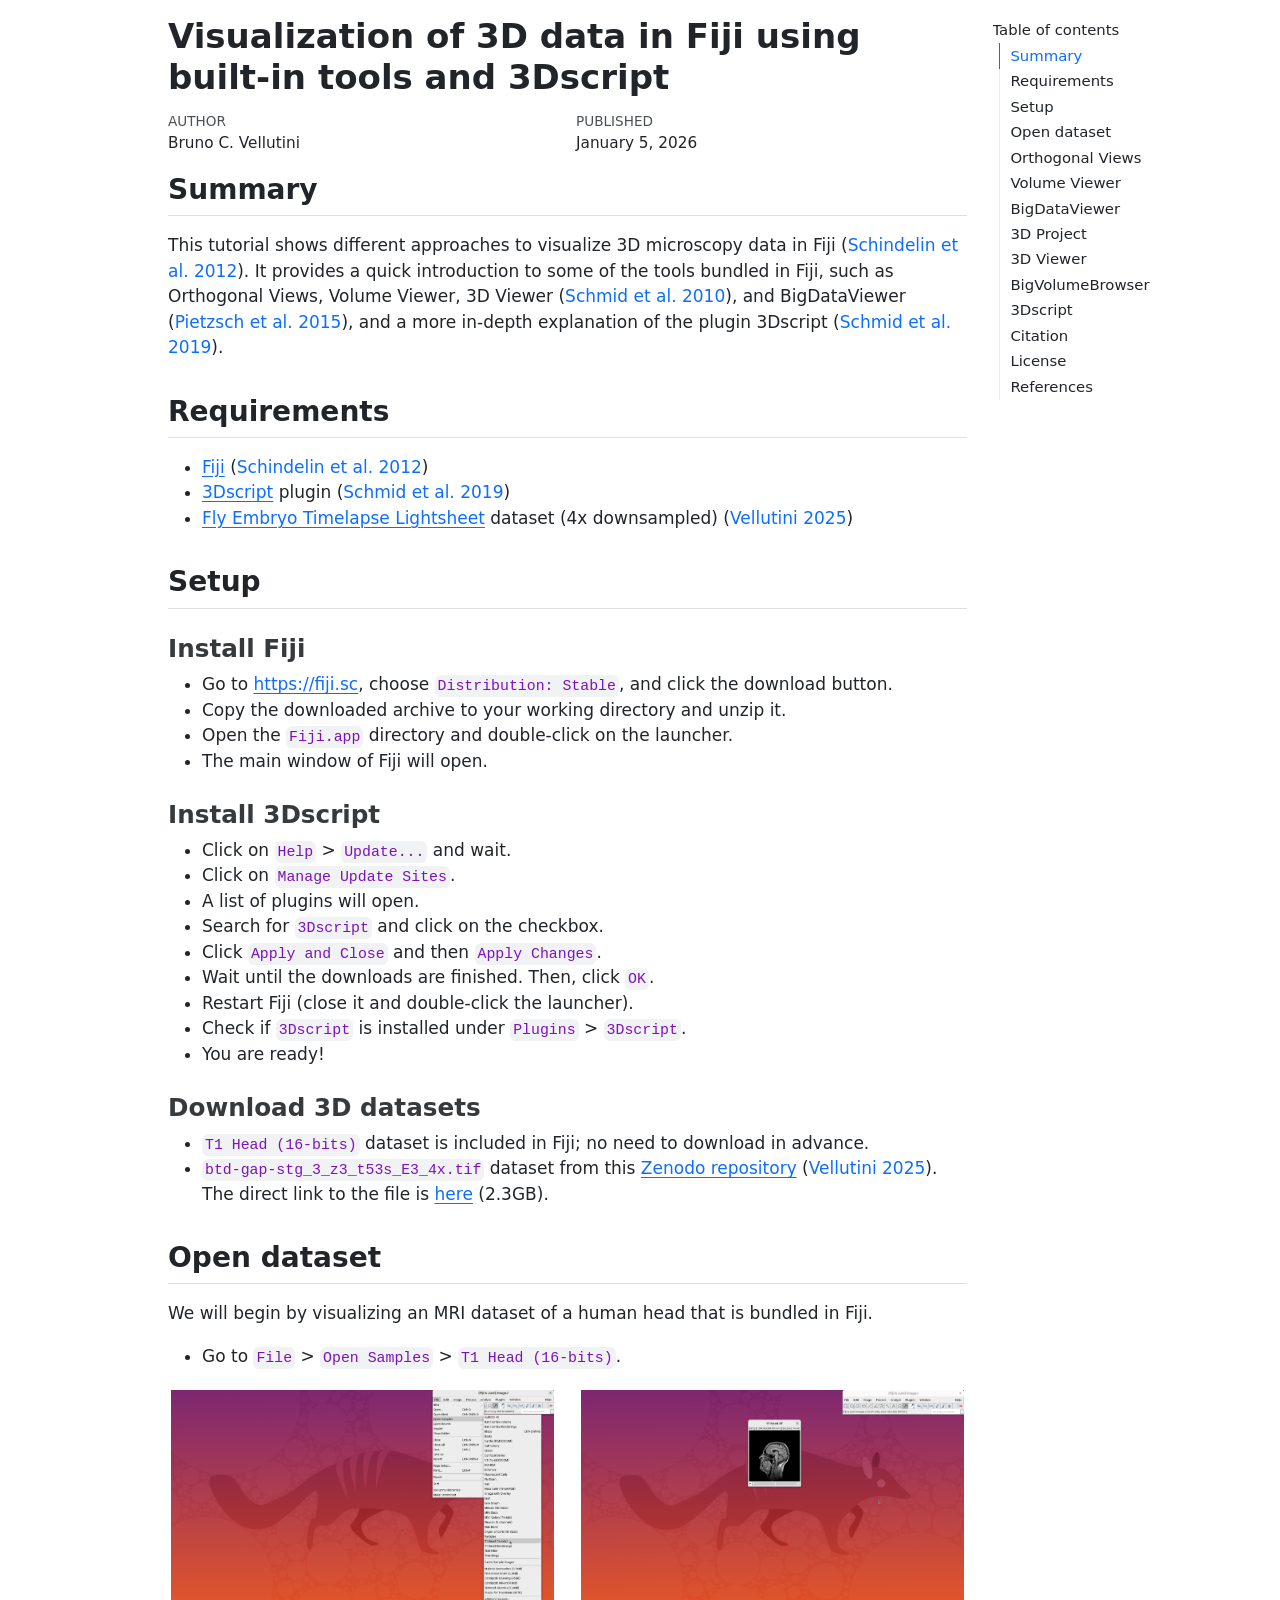
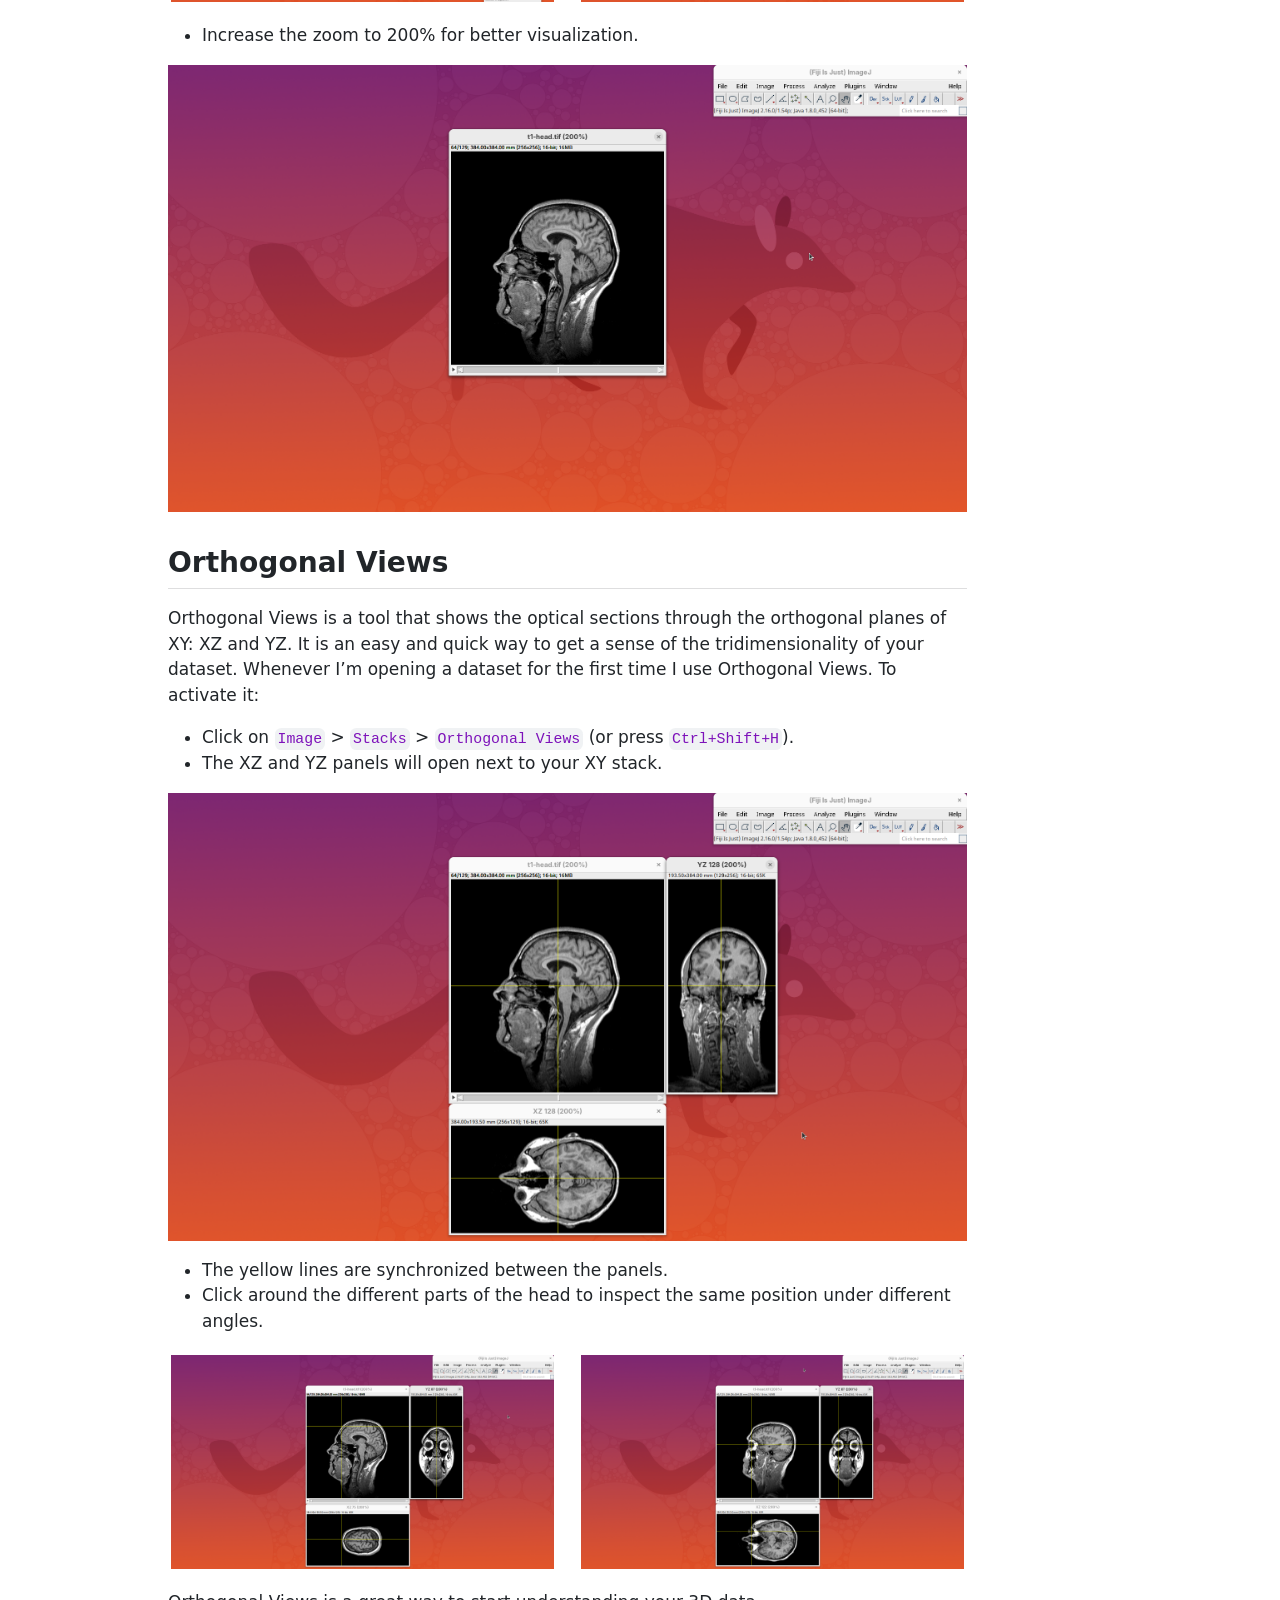
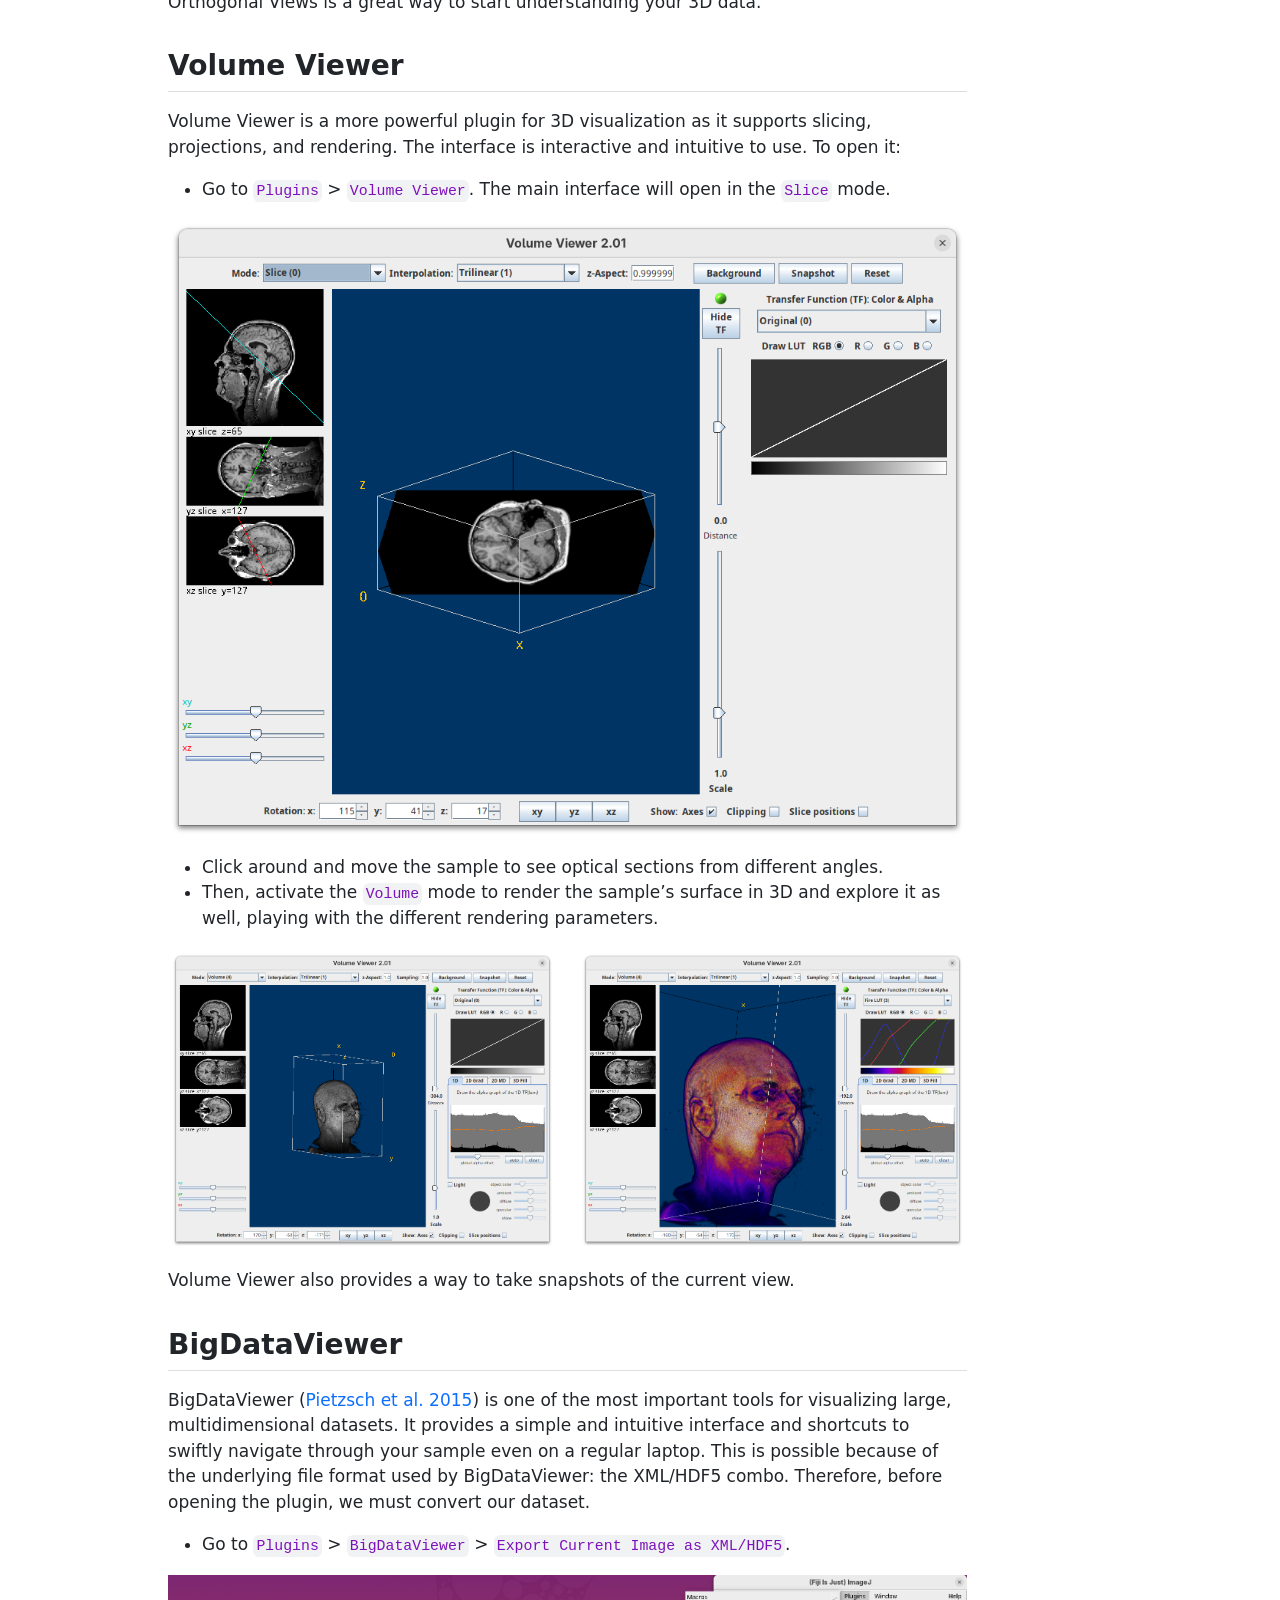
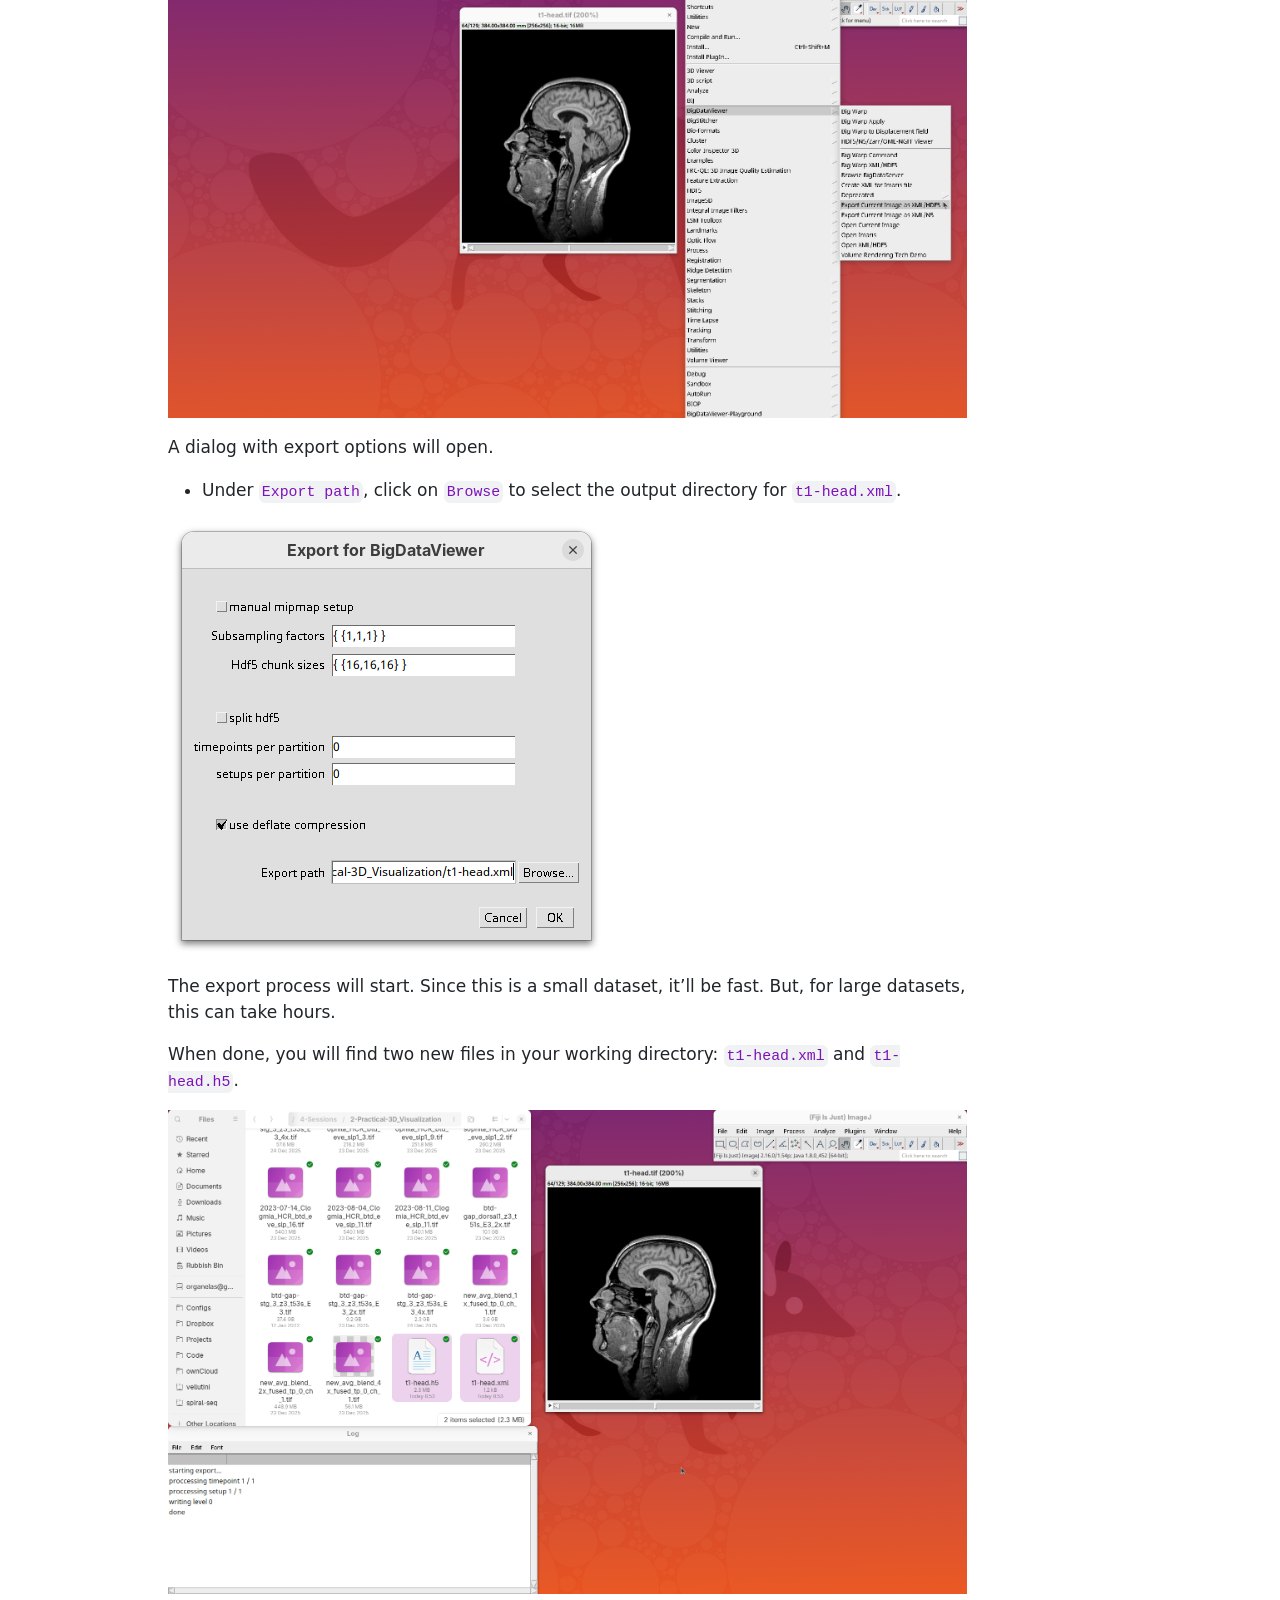
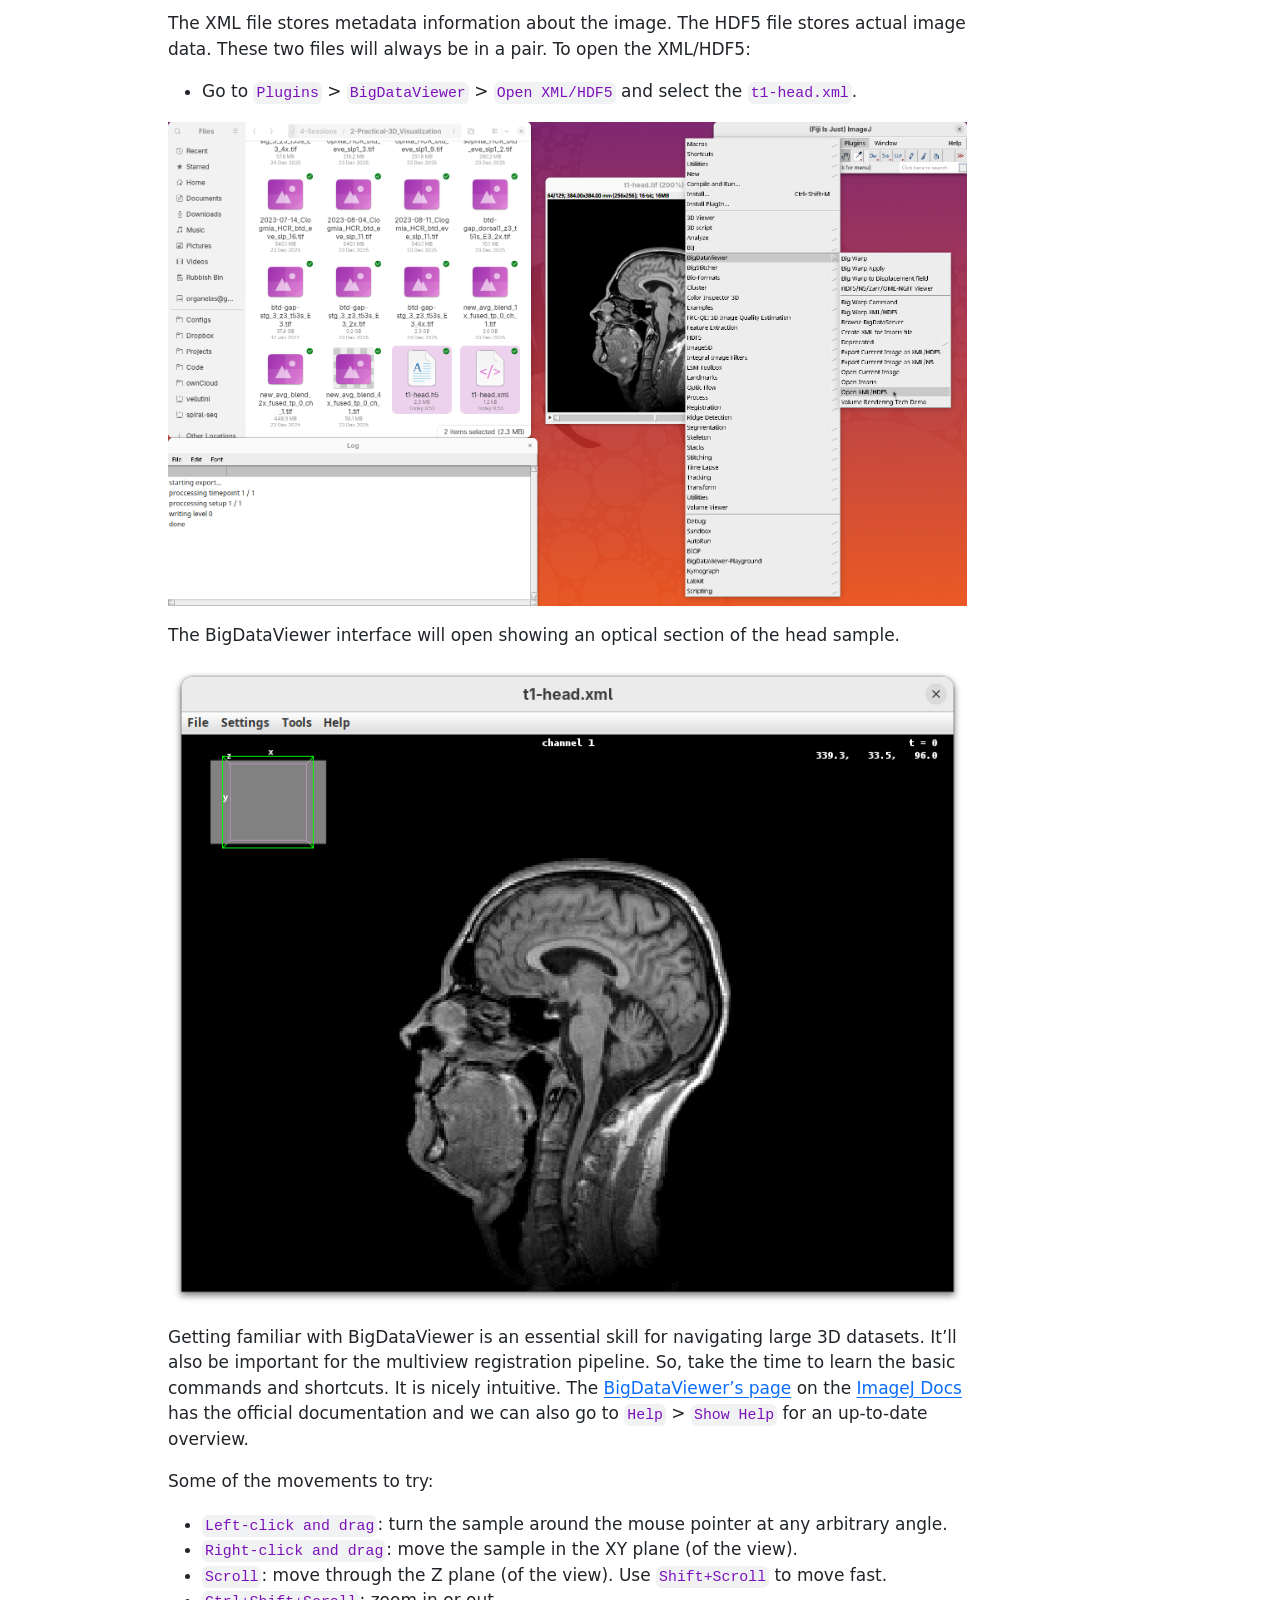
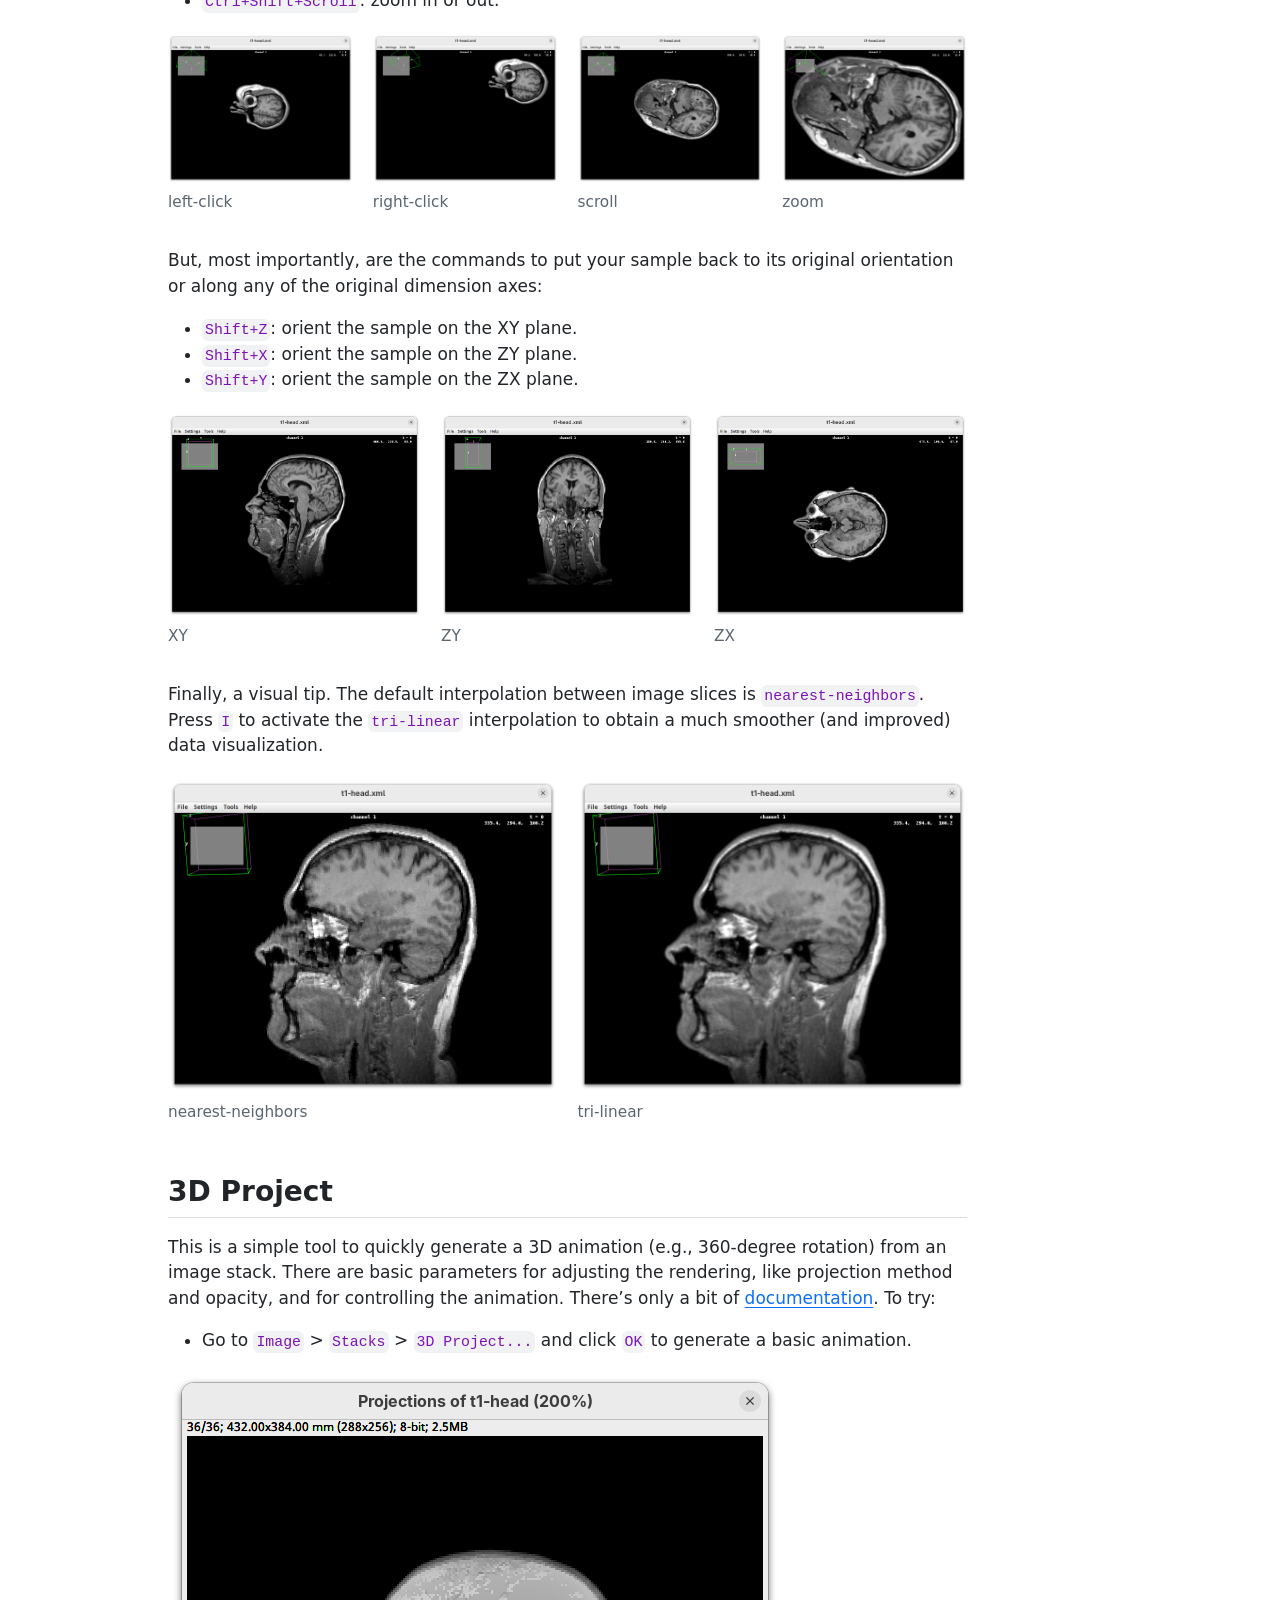
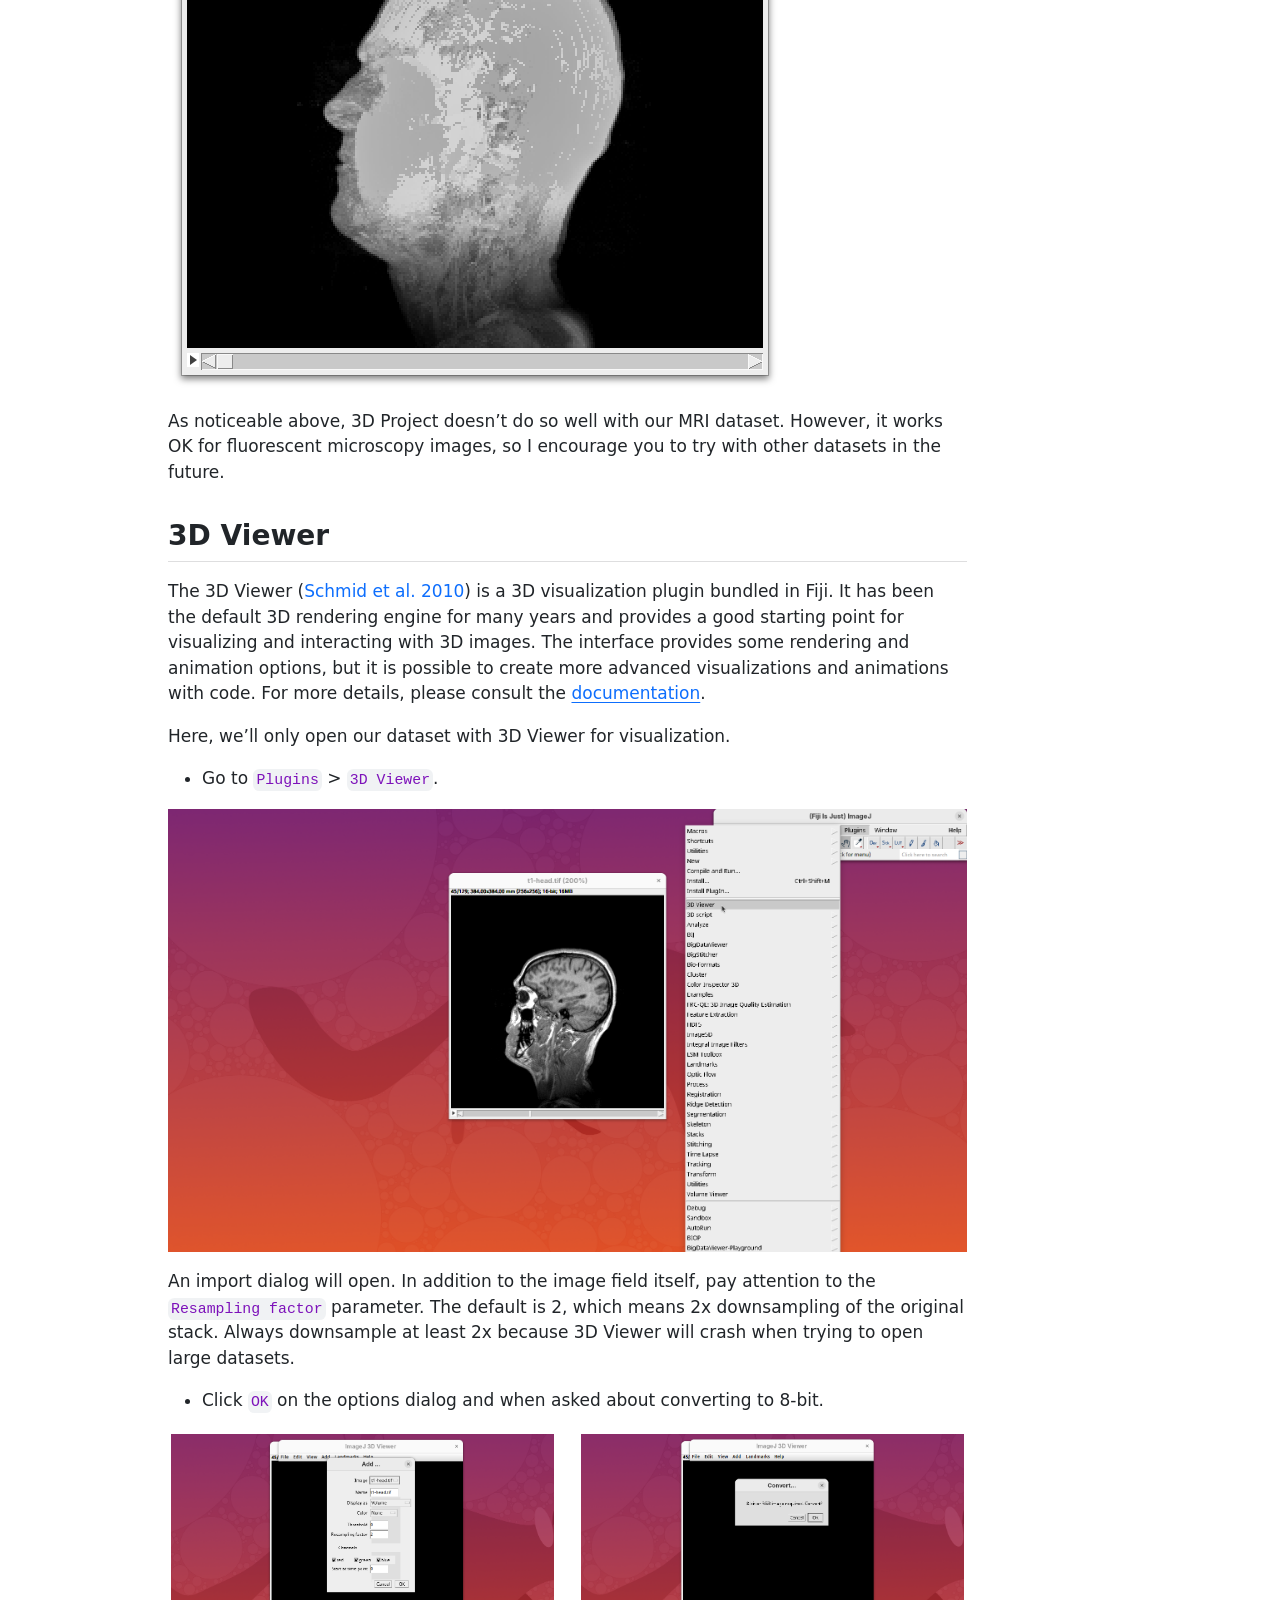
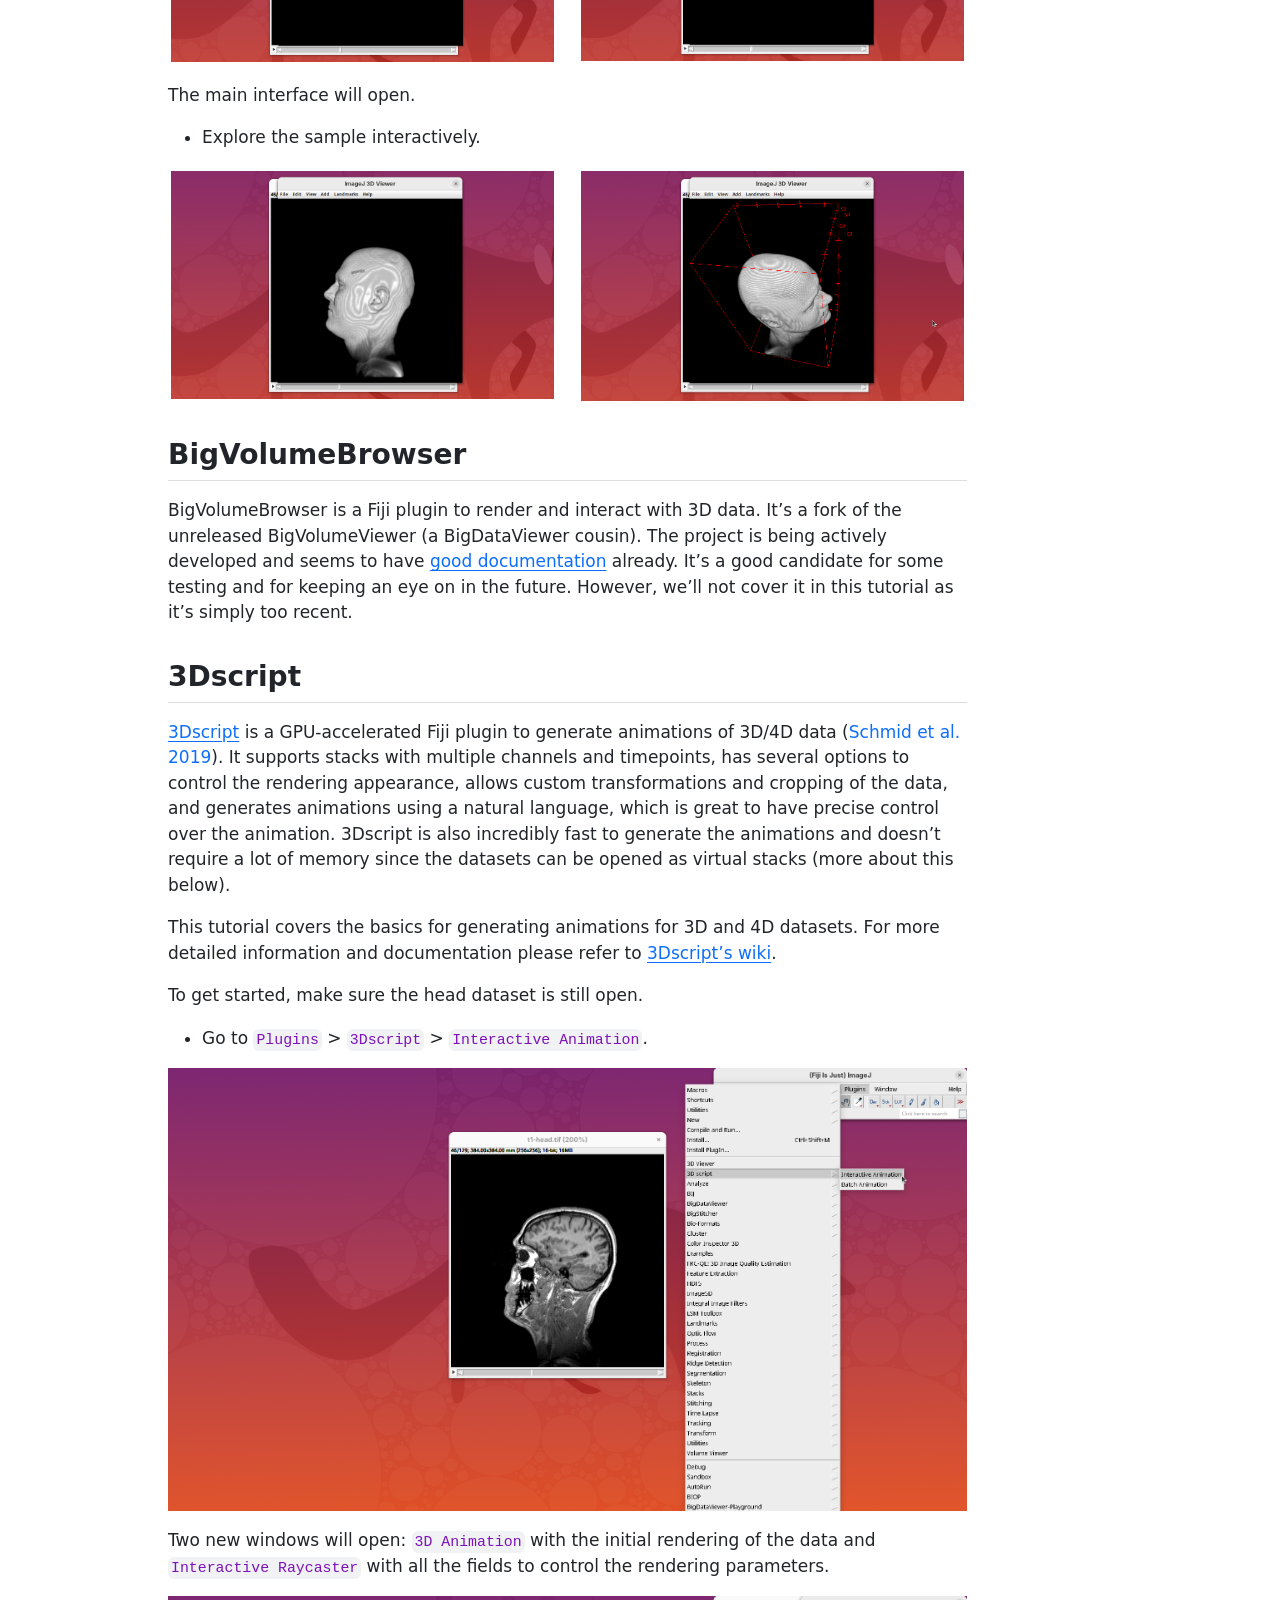
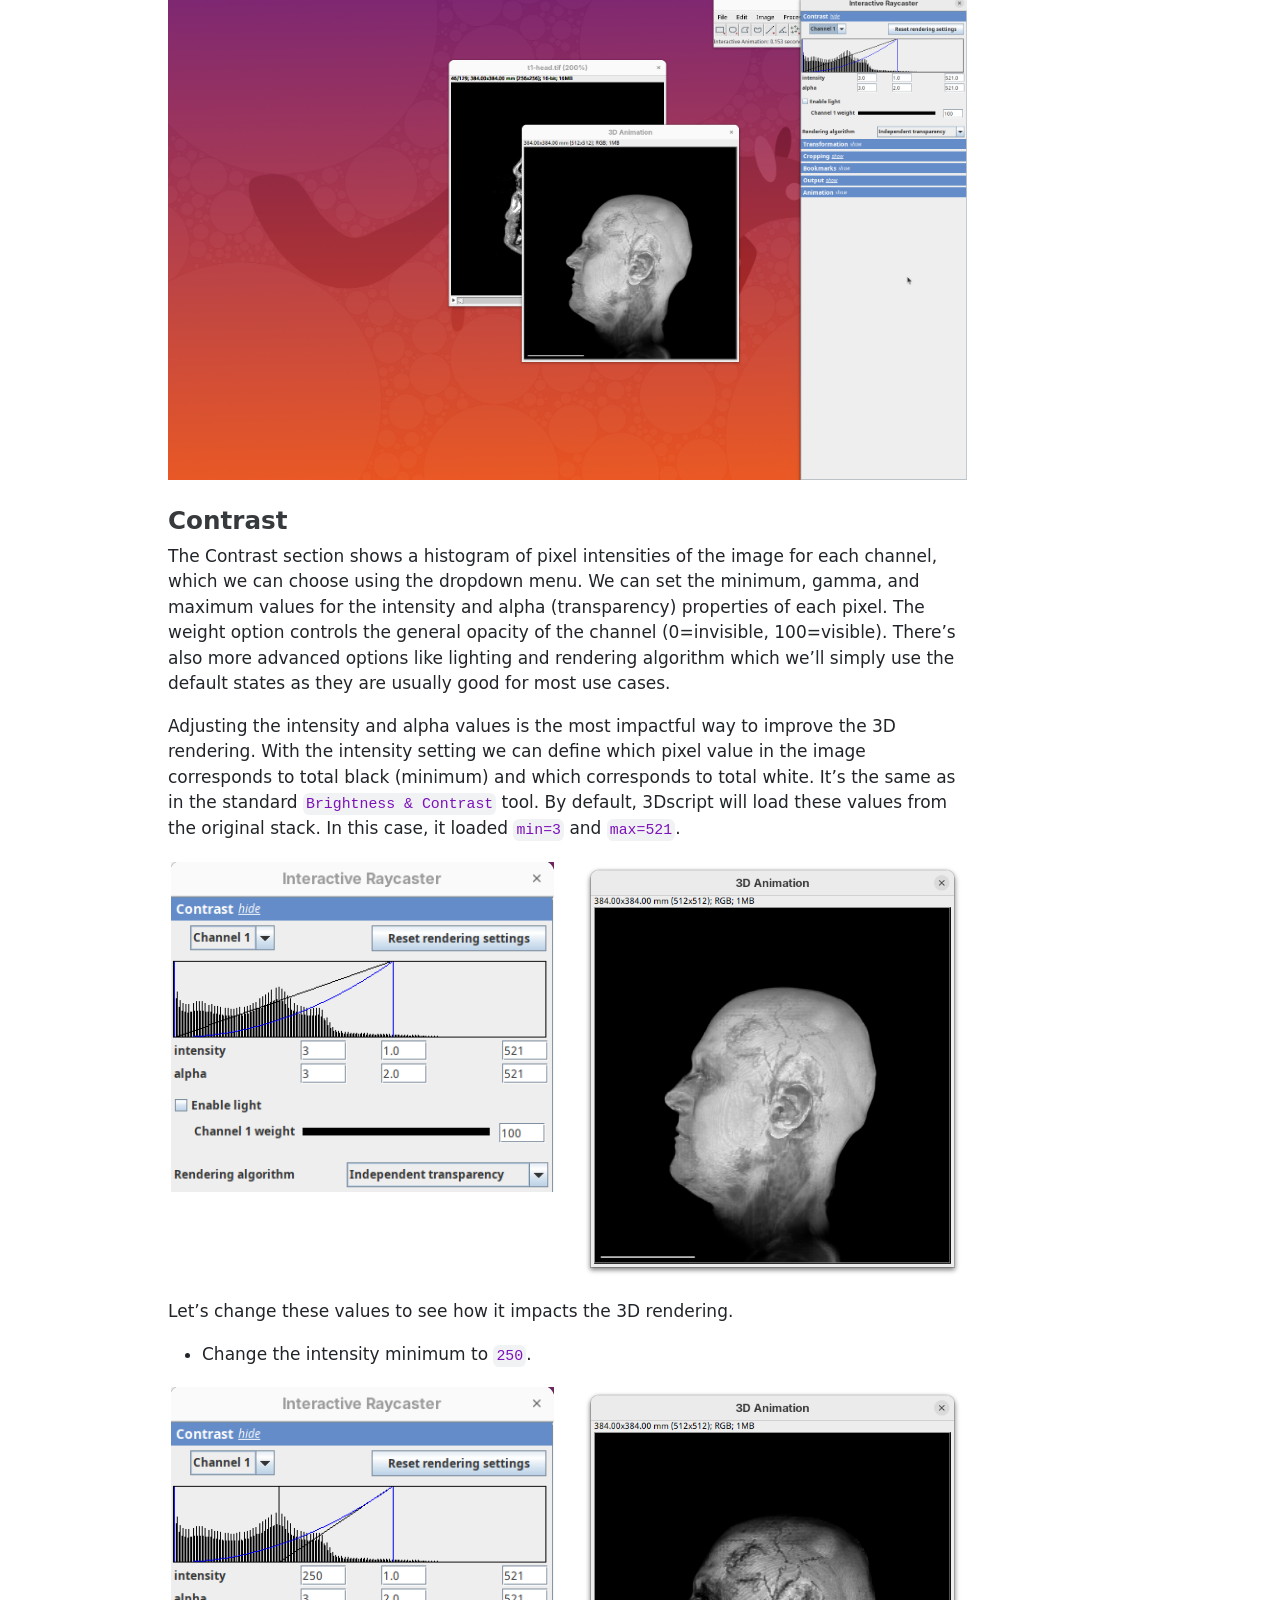
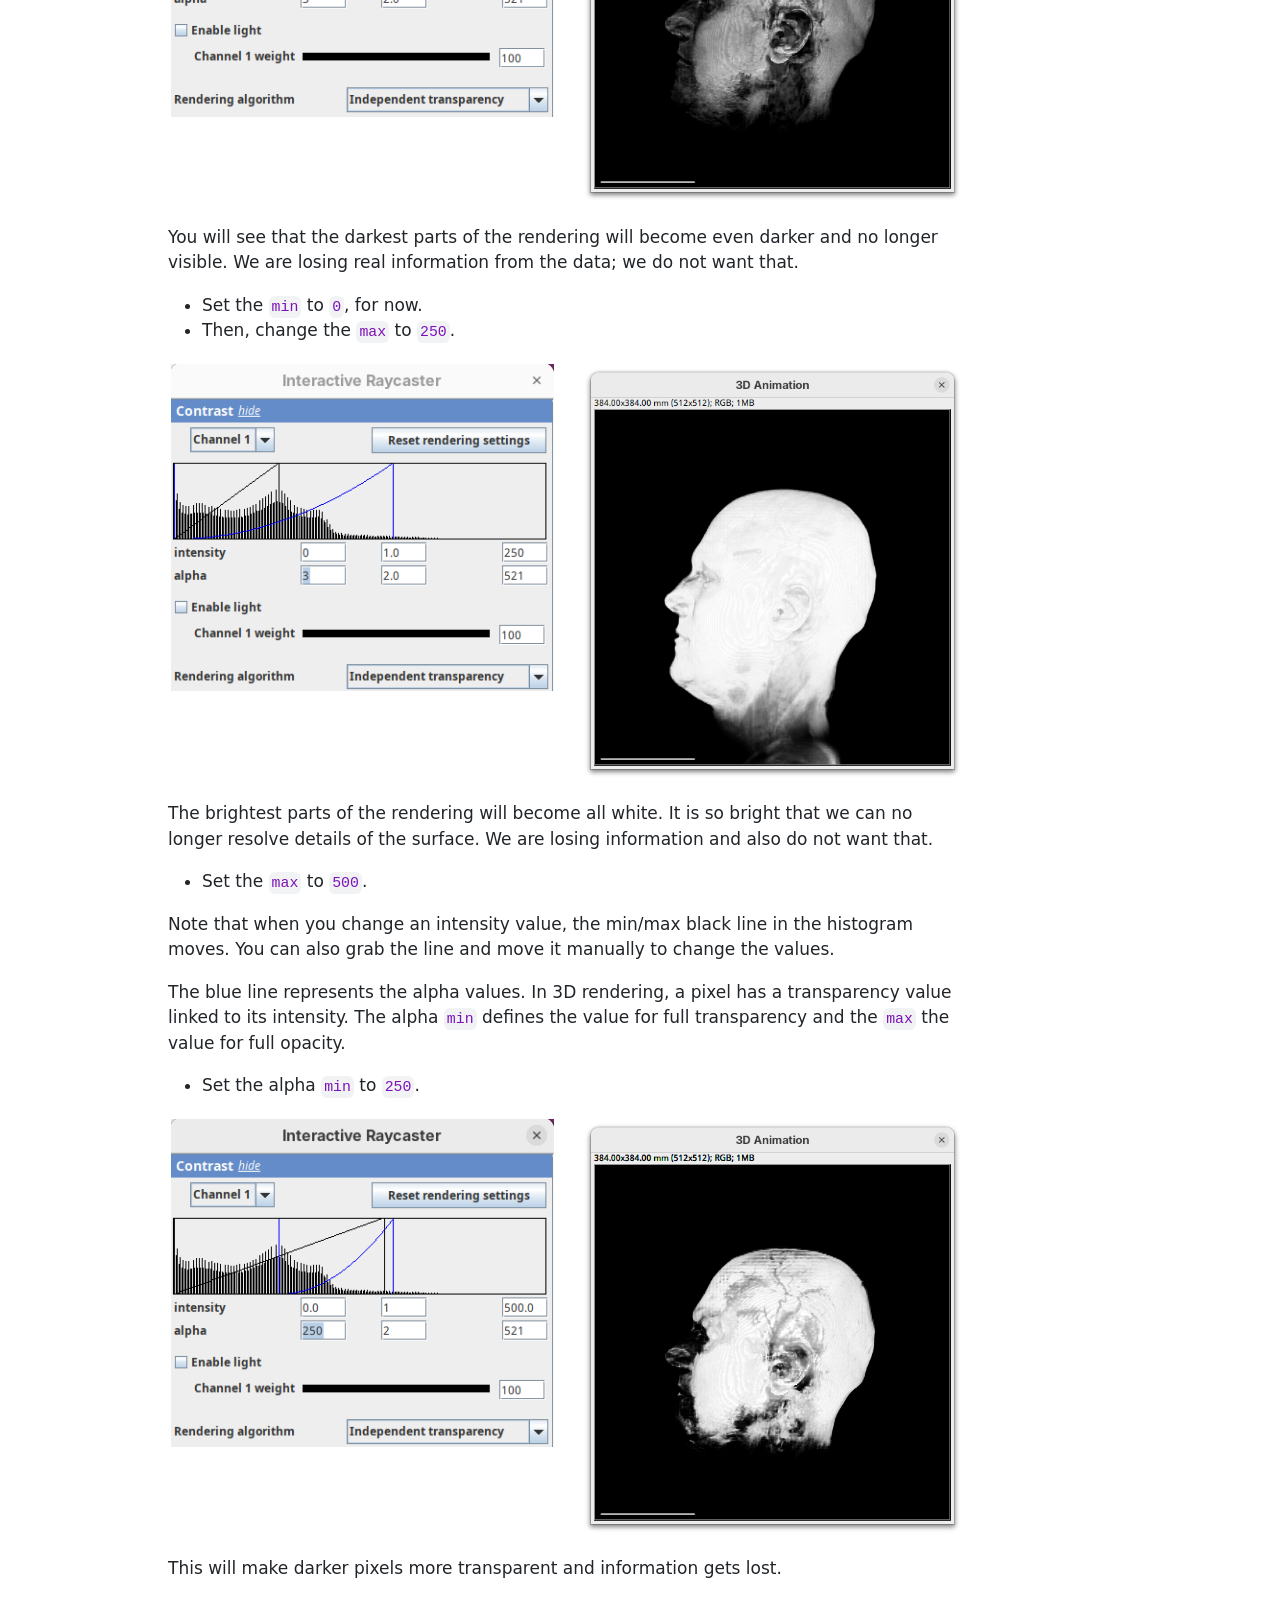
<file: index.html>
<!DOCTYPE html>
<html xmlns="http://www.w3.org/1999/xhtml" lang="en" xml:lang="en"><head>

<meta charset="utf-8">
<meta name="generator" content="quarto-1.8.24">

<meta name="viewport" content="width=device-width, initial-scale=1.0, user-scalable=yes">

<meta name="author" content="Bruno C. Vellutini">
<meta name="dcterms.date" content="2026-01-05">

<title>Visualization of 3D data in Fiji using built-in tools and 3Dscript</title>
<style>
code{white-space: pre-wrap;}
span.smallcaps{font-variant: small-caps;}
div.columns{display: flex; gap: min(4vw, 1.5em);}
div.column{flex: auto; overflow-x: auto;}
div.hanging-indent{margin-left: 1.5em; text-indent: -1.5em;}
ul.task-list{list-style: none;}
ul.task-list li input[type="checkbox"] {
  width: 0.8em;
  margin: 0 0.8em 0.2em -1em; /* quarto-specific, see https://github.com/quarto-dev/quarto-cli/issues/4556 */ 
  vertical-align: middle;
}
/* CSS for syntax highlighting */
html { -webkit-text-size-adjust: 100%; }
pre > code.sourceCode { white-space: pre; position: relative; }
pre > code.sourceCode > span { display: inline-block; line-height: 1.25; }
pre > code.sourceCode > span:empty { height: 1.2em; }
.sourceCode { overflow: visible; }
code.sourceCode > span { color: inherit; text-decoration: inherit; }
div.sourceCode { margin: 1em 0; }
pre.sourceCode { margin: 0; }
@media screen {
div.sourceCode { overflow: auto; }
}
@media print {
pre > code.sourceCode { white-space: pre-wrap; }
pre > code.sourceCode > span { text-indent: -5em; padding-left: 5em; }
}
pre.numberSource code
  { counter-reset: source-line 0; }
pre.numberSource code > span
  { position: relative; left: -4em; counter-increment: source-line; }
pre.numberSource code > span > a:first-child::before
  { content: counter(source-line);
    position: relative; left: -1em; text-align: right; vertical-align: baseline;
    border: none; display: inline-block;
    -webkit-touch-callout: none; -webkit-user-select: none;
    -khtml-user-select: none; -moz-user-select: none;
    -ms-user-select: none; user-select: none;
    padding: 0 4px; width: 4em;
  }
pre.numberSource { margin-left: 3em;  padding-left: 4px; }
div.sourceCode
  {   }
@media screen {
pre > code.sourceCode > span > a:first-child::before { text-decoration: underline; }
}
/* CSS for citations */
div.csl-bib-body { }
div.csl-entry {
  clear: both;
  margin-bottom: 0em;
}
.hanging-indent div.csl-entry {
  margin-left:2em;
  text-indent:-2em;
}
div.csl-left-margin {
  min-width:2em;
  float:left;
}
div.csl-right-inline {
  margin-left:2em;
  padding-left:1em;
}
div.csl-indent {
  margin-left: 2em;
}</style>


<script src="3d-tutorial_files/libs/clipboard/clipboard.min.js"></script>
<script src="3d-tutorial_files/libs/quarto-html/quarto.js" type="module"></script>
<script src="3d-tutorial_files/libs/quarto-html/tabsets/tabsets.js" type="module"></script>
<script src="3d-tutorial_files/libs/quarto-html/axe/axe-check.js" type="module"></script>
<script src="3d-tutorial_files/libs/quarto-html/popper.min.js"></script>
<script src="3d-tutorial_files/libs/quarto-html/tippy.umd.min.js"></script>
<script src="3d-tutorial_files/libs/quarto-html/anchor.min.js"></script>
<link href="3d-tutorial_files/libs/quarto-html/tippy.css" rel="stylesheet">
<link href="3d-tutorial_files/libs/quarto-html/quarto-syntax-highlighting-dc55a5b9e770e841cd82e46aadbfb9b0.css" rel="stylesheet" id="quarto-text-highlighting-styles">
<script src="3d-tutorial_files/libs/bootstrap/bootstrap.min.js"></script>
<link href="3d-tutorial_files/libs/bootstrap/bootstrap-icons.css" rel="stylesheet">
<link href="3d-tutorial_files/libs/bootstrap/bootstrap-657b9861459bc2f913453485b89f698e.min.css" rel="stylesheet" append-hash="true" id="quarto-bootstrap" data-mode="light">
<script src="3d-tutorial_files/libs/quarto-contrib/glightbox/glightbox.min.js"></script>
<link href="3d-tutorial_files/libs/quarto-contrib/glightbox/glightbox.min.css" rel="stylesheet">
<link href="3d-tutorial_files/libs/quarto-contrib/glightbox/lightbox.css" rel="stylesheet">


</head>

<body class="quarto-light">

<div id="quarto-content" class="page-columns page-rows-contents page-layout-article">
<div id="quarto-margin-sidebar" class="sidebar margin-sidebar">
  <nav id="TOC" role="doc-toc" class="toc-active">
    <h2 id="toc-title">Table of contents</h2>
   
  <ul>
  <li><a href="#sec-summary" id="toc-sec-summary" class="nav-link active" data-scroll-target="#sec-summary">Summary</a></li>
  <li><a href="#sec-requirements" id="toc-sec-requirements" class="nav-link" data-scroll-target="#sec-requirements">Requirements</a></li>
  <li><a href="#sec-setup" id="toc-sec-setup" class="nav-link" data-scroll-target="#sec-setup">Setup</a>
  <ul>
  <li><a href="#install-fiji" id="toc-install-fiji" class="nav-link" data-scroll-target="#install-fiji">Install Fiji</a></li>
  <li><a href="#install-3dscript" id="toc-install-3dscript" class="nav-link" data-scroll-target="#install-3dscript">Install 3Dscript</a></li>
  <li><a href="#download-3d-datasets" id="toc-download-3d-datasets" class="nav-link" data-scroll-target="#download-3d-datasets">Download 3D datasets</a></li>
  </ul></li>
  <li><a href="#sec-open-dataset" id="toc-sec-open-dataset" class="nav-link" data-scroll-target="#sec-open-dataset">Open dataset</a></li>
  <li><a href="#sec-orthogonal-views" id="toc-sec-orthogonal-views" class="nav-link" data-scroll-target="#sec-orthogonal-views">Orthogonal Views</a></li>
  <li><a href="#sec-volume-viewer" id="toc-sec-volume-viewer" class="nav-link" data-scroll-target="#sec-volume-viewer">Volume Viewer</a></li>
  <li><a href="#sec-bigdata-viewer" id="toc-sec-bigdata-viewer" class="nav-link" data-scroll-target="#sec-bigdata-viewer">BigDataViewer</a></li>
  <li><a href="#sec-threed-project" id="toc-sec-threed-project" class="nav-link" data-scroll-target="#sec-threed-project">3D Project</a></li>
  <li><a href="#sec-threed-viewer" id="toc-sec-threed-viewer" class="nav-link" data-scroll-target="#sec-threed-viewer">3D Viewer</a></li>
  <li><a href="#sec-bigvolume-browser" id="toc-sec-bigvolume-browser" class="nav-link" data-scroll-target="#sec-bigvolume-browser">BigVolumeBrowser</a></li>
  <li><a href="#sec-threedscript" id="toc-sec-threedscript" class="nav-link" data-scroll-target="#sec-threedscript">3Dscript</a>
  <ul>
  <li><a href="#contrast" id="toc-contrast" class="nav-link" data-scroll-target="#contrast">Contrast</a></li>
  <li><a href="#transformation" id="toc-transformation" class="nav-link" data-scroll-target="#transformation">Transformation</a></li>
  <li><a href="#cropping" id="toc-cropping" class="nav-link" data-scroll-target="#cropping">Cropping</a></li>
  <li><a href="#bookmark" id="toc-bookmark" class="nav-link" data-scroll-target="#bookmark">Bookmark</a></li>
  <li><a href="#output" id="toc-output" class="nav-link" data-scroll-target="#output">Output</a></li>
  <li><a href="#animation-3d" id="toc-animation-3d" class="nav-link" data-scroll-target="#animation-3d">Animation 3D</a>
  <ul class="collapse">
  <li><a href="#rotate-horizontally" id="toc-rotate-horizontally" class="nav-link" data-scroll-target="#rotate-horizontally">Rotate horizontally</a></li>
  <li><a href="#make-it-smoother" id="toc-make-it-smoother" class="nav-link" data-scroll-target="#make-it-smoother">Make it smoother</a></li>
  <li><a href="#add-easing" id="toc-add-easing" class="nav-link" data-scroll-target="#add-easing">Add easing</a></li>
  <li><a href="#animate-cropping" id="toc-animate-cropping" class="nav-link" data-scroll-target="#animate-cropping">Animate cropping</a></li>
  <li><a href="#define-multiple-commands" id="toc-define-multiple-commands" class="nav-link" data-scroll-target="#define-multiple-commands">Define multiple commands</a></li>
  <li><a href="#set-initial-conditions" id="toc-set-initial-conditions" class="nav-link" data-scroll-target="#set-initial-conditions">Set initial conditions</a></li>
  <li><a href="#tweak-appearance" id="toc-tweak-appearance" class="nav-link" data-scroll-target="#tweak-appearance">Tweak appearance</a></li>
  </ul></li>
  <li><a href="#animation-4d" id="toc-animation-4d" class="nav-link" data-scroll-target="#animation-4d">Animation 4D</a>
  <ul class="collapse">
  <li><a href="#open-virtual-stack" id="toc-open-virtual-stack" class="nav-link" data-scroll-target="#open-virtual-stack">Open virtual stack</a></li>
  <li><a href="#start-3dscript" id="toc-start-3dscript" class="nav-link" data-scroll-target="#start-3dscript">Start 3Dscript</a></li>
  <li><a href="#animate-timepoints" id="toc-animate-timepoints" class="nav-link" data-scroll-target="#animate-timepoints">Animate timepoints</a></li>
  <li><a href="#adjust-channel-1" id="toc-adjust-channel-1" class="nav-link" data-scroll-target="#adjust-channel-1">Adjust channel 1</a></li>
  <li><a href="#adjust-channel-2" id="toc-adjust-channel-2" class="nav-link" data-scroll-target="#adjust-channel-2">Adjust channel 2</a></li>
  <li><a href="#adjust-orientation" id="toc-adjust-orientation" class="nav-link" data-scroll-target="#adjust-orientation">Adjust orientation</a></li>
  <li><a href="#tweak-appearance-1" id="toc-tweak-appearance-1" class="nav-link" data-scroll-target="#tweak-appearance-1">Tweak appearance</a></li>
  <li><a href="#make-it-smoother-1" id="toc-make-it-smoother-1" class="nav-link" data-scroll-target="#make-it-smoother-1">Make it smoother</a></li>
  <li><a href="#save-animation" id="toc-save-animation" class="nav-link" data-scroll-target="#save-animation">Save animation</a></li>
  </ul></li>
  </ul></li>
  <li><a href="#sec-citation" id="toc-sec-citation" class="nav-link" data-scroll-target="#sec-citation">Citation</a></li>
  <li><a href="#sec-license" id="toc-sec-license" class="nav-link" data-scroll-target="#sec-license">License</a></li>
  <li><a href="#sec-references" id="toc-sec-references" class="nav-link" data-scroll-target="#sec-references">References</a></li>
  </ul>
</nav>
</div>
<main class="content" id="quarto-document-content">

<header id="title-block-header" class="quarto-title-block default">
<div class="quarto-title">
<h1 class="title">Visualization of 3D data in Fiji using built-in tools and 3Dscript</h1>
</div>



<div class="quarto-title-meta">

    <div>
    <div class="quarto-title-meta-heading">Author</div>
    <div class="quarto-title-meta-contents">
             <p>Bruno C. Vellutini </p>
          </div>
  </div>
    
    <div>
    <div class="quarto-title-meta-heading">Published</div>
    <div class="quarto-title-meta-contents">
      <p class="date">January 5, 2026</p>
    </div>
  </div>
  
    
  </div>
  


</header>


<section id="sec-summary" class="level2">
<h2 class="anchored" data-anchor-id="sec-summary">Summary</h2>
<p>This tutorial shows different approaches to visualize 3D microscopy data in Fiji <span class="citation" data-cites="Schindelin2012-di">(<a href="#ref-Schindelin2012-di" role="doc-biblioref">Schindelin et al. 2012</a>)</span>. It provides a quick introduction to some of the tools bundled in Fiji, such as Orthogonal Views, Volume Viewer, 3D Viewer <span class="citation" data-cites="Schmid2010-ep">(<a href="#ref-Schmid2010-ep" role="doc-biblioref">Schmid et al. 2010</a>)</span>, and BigDataViewer <span class="citation" data-cites="Pietzsch2015-md">(<a href="#ref-Pietzsch2015-md" role="doc-biblioref">Pietzsch et al. 2015</a>)</span>, and a more in-depth explanation of the plugin 3Dscript <span class="citation" data-cites="Schmid2019-bm">(<a href="#ref-Schmid2019-bm" role="doc-biblioref">Schmid et al. 2019</a>)</span>.</p>
</section>
<section id="sec-requirements" class="level2">
<h2 class="anchored" data-anchor-id="sec-requirements">Requirements</h2>
<ul>
<li><a href="https://fiji.sc">Fiji</a> <span class="citation" data-cites="Schindelin2012-di">(<a href="#ref-Schindelin2012-di" role="doc-biblioref">Schindelin et al. 2012</a>)</span></li>
<li><a href="https://bene51.github.io/3Dscript/">3Dscript</a> plugin <span class="citation" data-cites="Schmid2019-bm">(<a href="#ref-Schmid2019-bm" role="doc-biblioref">Schmid et al. 2019</a>)</span></li>
<li><a href="https://doi.org/10.5281/zenodo.18065738">Fly Embryo Timelapse Lightsheet</a> dataset (4x downsampled) <span class="citation" data-cites="Vellutini2025-le">(<a href="#ref-Vellutini2025-le" role="doc-biblioref">Vellutini 2025</a>)</span></li>
</ul>
</section>
<section id="sec-setup" class="level2">
<h2 class="anchored" data-anchor-id="sec-setup">Setup</h2>
<section id="install-fiji" class="level3">
<h3 class="anchored" data-anchor-id="install-fiji">Install Fiji</h3>
<ul>
<li>Go to <a href="https://fiji.sc" class="uri">https://fiji.sc</a>, choose <code>Distribution: Stable</code>, and click the download button.</li>
<li>Copy the downloaded archive to your working directory and unzip it.</li>
<li>Open the <code>Fiji.app</code> directory and double-click on the launcher.</li>
<li>The main window of Fiji will open.</li>
</ul>
</section>
<section id="install-3dscript" class="level3">
<h3 class="anchored" data-anchor-id="install-3dscript">Install 3Dscript</h3>
<ul>
<li>Click on <code>Help</code> &gt; <code>Update...</code> and wait.</li>
<li>Click on <code>Manage Update Sites</code>.</li>
<li>A list of plugins will open.</li>
<li>Search for <code>3Dscript</code> and click on the checkbox.</li>
<li>Click <code>Apply and Close</code> and then <code>Apply Changes</code>.</li>
<li>Wait until the downloads are finished. Then, click <code>OK</code>.</li>
<li>Restart Fiji (close it and double-click the launcher).</li>
<li>Check if <code>3Dscript</code> is installed under <code>Plugins</code> &gt; <code>3Dscript</code>.</li>
<li>You are ready!</li>
</ul>
</section>
<section id="download-3d-datasets" class="level3">
<h3 class="anchored" data-anchor-id="download-3d-datasets">Download 3D datasets</h3>
<ul>
<li><code>T1 Head (16-bits)</code> dataset is included in Fiji; no need to download in advance.</li>
<li><code>btd-gap-stg_3_z3_t53s_E3_4x.tif</code> dataset from this <a href="https://doi.org/10.5281/zenodo.18065738">Zenodo repository</a> <span class="citation" data-cites="Vellutini2025-le">(<a href="#ref-Vellutini2025-le" role="doc-biblioref">Vellutini 2025</a>)</span>. The direct link to the file is <a href="https://zenodo.org/records/18065739/files/btd-gap-stg_3_z3_t53s_E3_4x.tif?download=1">here</a> (2.3GB).</li>
</ul>
</section>
</section>
<section id="sec-open-dataset" class="level2">
<h2 class="anchored" data-anchor-id="sec-open-dataset">Open dataset</h2>
<p>We will begin by visualizing an MRI dataset of a human head that is bundled in Fiji.</p>
<ul>
<li>Go to <code>File</code> &gt; <code>Open Samples</code> &gt; <code>T1 Head (16-bits)</code>.</li>
</ul>
<div class="quarto-layout-panel" data-layout-ncol="2">
<div class="quarto-layout-row">
<div class="quarto-layout-cell" style="flex-basis: 50.0%;justify-content: center;">
<p><a href="media/01-sample-open.png" class="lightbox" data-gallery="quarto-lightbox-gallery-1"><img src="media/01-sample-open.png" class="img-fluid"></a></p>
</div>
<div class="quarto-layout-cell" style="flex-basis: 50.0%;justify-content: center;">
<p><a href="media/02-open-head.png" class="lightbox" data-gallery="quarto-lightbox-gallery-2"><img src="media/02-open-head.png" class="img-fluid"></a></p>
</div>
</div>
</div>
<ul>
<li>Increase the zoom to 200% for better visualization.</li>
</ul>
<p><a href="media/03-head-zoomed.png" class="lightbox" data-gallery="quarto-lightbox-gallery-3"><img src="media/03-head-zoomed.png" class="img-fluid"></a></p>
</section>
<section id="sec-orthogonal-views" class="level2">
<h2 class="anchored" data-anchor-id="sec-orthogonal-views">Orthogonal Views</h2>
<p>Orthogonal Views is a tool that shows the optical sections through the orthogonal planes of XY: XZ and YZ. It is an easy and quick way to get a sense of the tridimensionality of your dataset. Whenever I’m opening a dataset for the first time I use Orthogonal Views. To activate it:</p>
<ul>
<li>Click on <code>Image</code> &gt; <code>Stacks</code> &gt; <code>Orthogonal Views</code> (or press <code>Ctrl+Shift+H</code>).</li>
<li>The XZ and YZ panels will open next to your XY stack.</li>
</ul>
<p><a href="media/04-ortho-views.png" class="lightbox" data-gallery="quarto-lightbox-gallery-4"><img src="media/04-ortho-views.png" class="img-fluid"></a></p>
<ul>
<li>The yellow lines are synchronized between the panels.</li>
<li>Click around the different parts of the head to inspect the same position under different angles.</li>
</ul>
<div class="quarto-layout-panel" data-layout-ncol="2">
<div class="quarto-layout-row">
<div class="quarto-layout-cell" style="flex-basis: 50.0%;justify-content: center;">
<p><a href="media/05-ortho-first.png" class="lightbox" data-gallery="quarto-lightbox-gallery-5"><img src="media/05-ortho-first.png" class="img-fluid"></a></p>
</div>
<div class="quarto-layout-cell" style="flex-basis: 50.0%;justify-content: center;">
<p><a href="media/06-ortho-second.png" class="lightbox" data-gallery="quarto-lightbox-gallery-6"><img src="media/06-ortho-second.png" class="img-fluid"></a></p>
</div>
</div>
</div>
<p>Orthogonal Views is a great way to start understanding your 3D data.</p>
</section>
<section id="sec-volume-viewer" class="level2">
<h2 class="anchored" data-anchor-id="sec-volume-viewer">Volume Viewer</h2>
<p>Volume Viewer is a more powerful plugin for 3D visualization as it supports slicing, projections, and rendering. The interface is interactive and intuitive to use. To open it:</p>
<ul>
<li>Go to <code>Plugins</code> &gt; <code>Volume Viewer</code>. The main interface will open in the <code>Slice</code> mode.</li>
</ul>
<p><a href="media/07-volume-viewer.png" class="lightbox" data-gallery="quarto-lightbox-gallery-7"><img src="media/07-volume-viewer.png" class="img-fluid"></a></p>
<ul>
<li>Click around and move the sample to see optical sections from different angles.</li>
<li>Then, activate the <code>Volume</code> mode to render the sample’s surface in 3D and explore it as well, playing with the different rendering parameters.</li>
</ul>
<div class="quarto-layout-panel" data-layout-ncol="2">
<div class="quarto-layout-row">
<div class="quarto-layout-cell" style="flex-basis: 50.0%;justify-content: center;">
<p><a href="media/08-volume-render.png" class="lightbox" data-gallery="quarto-lightbox-gallery-8"><img src="media/08-volume-render.png" class="img-fluid"></a></p>
</div>
<div class="quarto-layout-cell" style="flex-basis: 50.0%;justify-content: center;">
<p><a href="media/09-volume-options.png" class="lightbox" data-gallery="quarto-lightbox-gallery-9"><img src="media/09-volume-options.png" class="img-fluid"></a></p>
</div>
</div>
</div>
<p>Volume Viewer also provides a way to take snapshots of the current view.</p>
</section>
<section id="sec-bigdata-viewer" class="level2">
<h2 class="anchored" data-anchor-id="sec-bigdata-viewer">BigDataViewer</h2>
<p>BigDataViewer <span class="citation" data-cites="Pietzsch2015-md">(<a href="#ref-Pietzsch2015-md" role="doc-biblioref">Pietzsch et al. 2015</a>)</span> is one of the most important tools for visualizing large, multidimensional datasets. It provides a simple and intuitive interface and shortcuts to swiftly navigate through your sample even on a regular laptop. This is possible because of the underlying file format used by BigDataViewer: the XML/HDF5 combo. Therefore, before opening the plugin, we must convert our dataset.</p>
<ul>
<li>Go to <code>Plugins</code> &gt; <code>BigDataViewer</code> &gt; <code>Export Current Image as XML/HDF5</code>.</li>
</ul>
<p><a href="media/10-bdv-export.png" class="lightbox" data-gallery="quarto-lightbox-gallery-10"><img src="media/10-bdv-export.png" class="img-fluid"></a></p>
<p>A dialog with export options will open.</p>
<ul>
<li>Under <code>Export path</code>, click on <code>Browse</code> to select the output directory for <code>t1-head.xml</code>.</li>
</ul>
<p><a href="media/11-bdv-path.png" class="lightbox" data-gallery="quarto-lightbox-gallery-11"><img src="media/11-bdv-path.png" class="img-fluid"></a></p>
<p>The export process will start. Since this is a small dataset, it’ll be fast. But, for large datasets, this can take hours.</p>
<p>When done, you will find two new files in your working directory: <code>t1-head.xml</code> and <code>t1-head.h5</code>.</p>
<p><a href="media/12-bdv-files.png" class="lightbox" data-gallery="quarto-lightbox-gallery-12"><img src="media/12-bdv-files.png" class="img-fluid"></a></p>
<p>The XML file stores metadata information about the image. The HDF5 file stores actual image data. These two files will always be in a pair. To open the XML/HDF5:</p>
<ul>
<li>Go to <code>Plugins</code> &gt; <code>BigDataViewer</code> &gt; <code>Open XML/HDF5</code> and select the <code>t1-head.xml</code>.</li>
</ul>
<p><a href="media/13-bdv-open.png" class="lightbox" data-gallery="quarto-lightbox-gallery-13"><img src="media/13-bdv-open.png" class="img-fluid"></a></p>
<p>The BigDataViewer interface will open showing an optical section of the head sample.</p>
<p><a href="media/14-bdv-interface.png" class="lightbox" data-gallery="quarto-lightbox-gallery-14"><img src="media/14-bdv-interface.png" class="img-fluid"></a></p>
<p>Getting familiar with BigDataViewer is an essential skill for navigating large 3D datasets. It’ll also be important for the multiview registration pipeline. So, take the time to learn the basic commands and shortcuts. It is nicely intuitive. The <a href="https://imagej.net/plugins/bdv/">BigDataViewer’s page</a> on the <a href="https://imagej.net">ImageJ Docs</a> has the official documentation and we can also go to <code>Help</code> &gt; <code>Show Help</code> for an up-to-date overview.</p>
<p>Some of the movements to try:</p>
<ul>
<li><code>Left-click and drag</code>: turn the sample around the mouse pointer at any arbitrary angle.</li>
<li><code>Right-click and drag</code>: move the sample in the XY plane (of the view).</li>
<li><code>Scroll</code>: move through the Z plane (of the view). Use <code>Shift+Scroll</code> to move fast.</li>
<li><code>Ctrl+Shift+Scroll</code>: zoom in or out.</li>
</ul>
<div class="quarto-layout-panel" data-layout-ncol="4">
<div class="quarto-layout-row">
<div class="quarto-layout-cell" style="flex-basis: 25.0%;justify-content: flex-start;">
<div class="quarto-figure quarto-figure-center">
<figure class="figure">
<p><a href="media/15-left-drag.png" class="lightbox" data-gallery="quarto-lightbox-gallery-15" title="left-click"><img src="media/15-left-drag.png" class="img-fluid figure-img" alt="left-click"></a></p>
<figcaption>left-click</figcaption>
</figure>
</div>
</div>
<div class="quarto-layout-cell" style="flex-basis: 25.0%;justify-content: flex-start;">
<div class="quarto-figure quarto-figure-center">
<figure class="figure">
<p><a href="media/16-right-drag.png" class="lightbox" data-gallery="quarto-lightbox-gallery-16" title="right-click"><img src="media/16-right-drag.png" class="img-fluid figure-img" alt="right-click"></a></p>
<figcaption>right-click</figcaption>
</figure>
</div>
</div>
<div class="quarto-layout-cell" style="flex-basis: 25.0%;justify-content: flex-start;">
<div class="quarto-figure quarto-figure-center">
<figure class="figure">
<p><a href="media/17-shift-scroll.png" class="lightbox" data-gallery="quarto-lightbox-gallery-17" title="scroll"><img src="media/17-shift-scroll.png" class="img-fluid figure-img" alt="scroll"></a></p>
<figcaption>scroll</figcaption>
</figure>
</div>
</div>
<div class="quarto-layout-cell" style="flex-basis: 25.0%;justify-content: flex-start;">
<div class="quarto-figure quarto-figure-center">
<figure class="figure">
<p><a href="media/18-ctrl-shift.png" class="lightbox" data-gallery="quarto-lightbox-gallery-18" title="zoom"><img src="media/18-ctrl-shift.png" class="img-fluid figure-img" alt="zoom"></a></p>
<figcaption>zoom</figcaption>
</figure>
</div>
</div>
</div>
</div>
<p>But, most importantly, are the commands to put your sample back to its original orientation or along any of the original dimension axes:</p>
<ul>
<li><code>Shift+Z</code>: orient the sample on the XY plane.</li>
<li><code>Shift+X</code>: orient the sample on the ZY plane.</li>
<li><code>Shift+Y</code>: orient the sample on the ZX plane.</li>
</ul>
<div class="quarto-layout-panel" data-layout-ncol="3">
<div class="quarto-layout-row">
<div class="quarto-layout-cell" style="flex-basis: 33.3%;justify-content: flex-start;">
<div class="quarto-figure quarto-figure-center">
<figure class="figure">
<p><a href="media/19-bdv-xy.png" class="lightbox" data-gallery="quarto-lightbox-gallery-19" title="XY"><img src="media/19-bdv-xy.png" class="img-fluid figure-img" alt="XY"></a></p>
<figcaption>XY</figcaption>
</figure>
</div>
</div>
<div class="quarto-layout-cell" style="flex-basis: 33.3%;justify-content: flex-start;">
<div class="quarto-figure quarto-figure-center">
<figure class="figure">
<p><a href="media/20-bdv-zy.png" class="lightbox" data-gallery="quarto-lightbox-gallery-20" title="ZY"><img src="media/20-bdv-zy.png" class="img-fluid figure-img" alt="ZY"></a></p>
<figcaption>ZY</figcaption>
</figure>
</div>
</div>
<div class="quarto-layout-cell" style="flex-basis: 33.3%;justify-content: flex-start;">
<div class="quarto-figure quarto-figure-center">
<figure class="figure">
<p><a href="media/21-bdv-zx.png" class="lightbox" data-gallery="quarto-lightbox-gallery-21" title="ZX"><img src="media/21-bdv-zx.png" class="img-fluid figure-img" alt="ZX"></a></p>
<figcaption>ZX</figcaption>
</figure>
</div>
</div>
</div>
</div>
<p>Finally, a visual tip. The default interpolation between image slices is <code>nearest-neighbors</code>. Press <code>I</code> to activate the <code>tri-linear</code> interpolation to obtain a much smoother (and improved) data visualization.</p>
<div class="quarto-layout-panel" data-layout-ncol="2">
<div class="quarto-layout-row">
<div class="quarto-layout-cell" style="flex-basis: 50.0%;justify-content: flex-start;">
<div class="quarto-figure quarto-figure-center">
<figure class="figure">
<p><a href="media/22-bdv-nearest.png" class="lightbox" data-gallery="quarto-lightbox-gallery-22" title="nearest-neighbors"><img src="media/22-bdv-nearest.png" class="img-fluid figure-img" alt="nearest-neighbors"></a></p>
<figcaption>nearest-neighbors</figcaption>
</figure>
</div>
</div>
<div class="quarto-layout-cell" style="flex-basis: 50.0%;justify-content: flex-start;">
<div class="quarto-figure quarto-figure-center">
<figure class="figure">
<p><a href="media/23-bdv-trilinear.png" class="lightbox" data-gallery="quarto-lightbox-gallery-23" title="tri-linear"><img src="media/23-bdv-trilinear.png" class="img-fluid figure-img" alt="tri-linear"></a></p>
<figcaption>tri-linear</figcaption>
</figure>
</div>
</div>
</div>
</div>
</section>
<section id="sec-threed-project" class="level2">
<h2 class="anchored" data-anchor-id="sec-threed-project">3D Project</h2>
<p>This is a simple tool to quickly generate a 3D animation (e.g., 360-degree rotation) from an image stack. There are basic parameters for adjusting the rendering, like projection method and opacity, and for controlling the animation. There’s only a bit of <a href="https://imagej.net/imaging/z-functions#3d-project">documentation</a>. To try:</p>
<ul>
<li>Go to <code>Image</code> &gt; <code>Stacks</code> &gt; <code>3D Project...</code> and click <code>OK</code> to generate a basic animation.</li>
</ul>
<p><a href="media/24-3d-project.png" class="lightbox" data-gallery="quarto-lightbox-gallery-24"><img src="media/24-3d-project.png" class="img-fluid"></a></p>
<p>As noticeable above, 3D Project doesn’t do so well with our MRI dataset. However, it works OK for fluorescent microscopy images, so I encourage you to try with other datasets in the future.</p>
</section>
<section id="sec-threed-viewer" class="level2">
<h2 class="anchored" data-anchor-id="sec-threed-viewer">3D Viewer</h2>
<p>The 3D Viewer <span class="citation" data-cites="Schmid2010-ep">(<a href="#ref-Schmid2010-ep" role="doc-biblioref">Schmid et al. 2010</a>)</span> is a 3D visualization plugin bundled in Fiji. It has been the default 3D rendering engine for many years and provides a good starting point for visualizing and interacting with 3D images. The interface provides some rendering and animation options, but it is possible to create more advanced visualizations and animations with code. For more details, please consult the <a href="https://imagej.net/plugins/3d-viewer/">documentation</a>.</p>
<p>Here, we’ll only open our dataset with 3D Viewer for visualization.</p>
<ul>
<li>Go to <code>Plugins</code> &gt; <code>3D Viewer</code>.</li>
</ul>
<p><a href="media/25-3dviewer-open.png" class="lightbox" data-gallery="quarto-lightbox-gallery-25"><img src="media/25-3dviewer-open.png" class="img-fluid"></a></p>
<p>An import dialog will open. In addition to the image field itself, pay attention to the <code>Resampling factor</code> parameter. The default is 2, which means 2x downsampling of the original stack. Always downsample at least 2x because 3D Viewer will crash when trying to open large datasets.</p>
<ul>
<li>Click <code>OK</code> on the options dialog and when asked about converting to 8-bit.</li>
</ul>
<div class="quarto-layout-panel" data-layout-ncol="2">
<div class="quarto-layout-row">
<div class="quarto-layout-cell" style="flex-basis: 50.0%;justify-content: center;">
<p><a href="media/26-3dviewer-options.png" class="lightbox" data-gallery="quarto-lightbox-gallery-26"><img src="media/26-3dviewer-options.png" class="img-fluid"></a></p>
</div>
<div class="quarto-layout-cell" style="flex-basis: 50.0%;justify-content: center;">
<p><a href="media/27-3dviewer-convert.png" class="lightbox" data-gallery="quarto-lightbox-gallery-27"><img src="media/27-3dviewer-convert.png" class="img-fluid"></a></p>
</div>
</div>
</div>
<p>The main interface will open.</p>
<ul>
<li>Explore the sample interactively.</li>
</ul>
<div class="quarto-layout-panel" data-layout-ncol="2">
<div class="quarto-layout-row">
<div class="quarto-layout-cell" style="flex-basis: 50.0%;justify-content: center;">
<p><a href="media/28-3dviewer-interface.png" class="lightbox" data-gallery="quarto-lightbox-gallery-28"><img src="media/28-3dviewer-interface.png" class="img-fluid"></a></p>
</div>
<div class="quarto-layout-cell" style="flex-basis: 50.0%;justify-content: center;">
<p><a href="media/29-3dviewer-interactive.png" class="lightbox" data-gallery="quarto-lightbox-gallery-29"><img src="media/29-3dviewer-interactive.png" class="img-fluid"></a></p>
</div>
</div>
</div>
</section>
<section id="sec-bigvolume-browser" class="level2">
<h2 class="anchored" data-anchor-id="sec-bigvolume-browser">BigVolumeBrowser</h2>
<p>BigVolumeBrowser is a Fiji plugin to render and interact with 3D data. It’s a fork of the unreleased BigVolumeViewer (a BigDataViewer cousin). The project is being actively developed and seems to have <a href="https://github.com/UU-cellbiology/bigvolumebrowser/wiki">good documentation</a> already. It’s a good candidate for some testing and for keeping an eye on in the future. However, we’ll not cover it in this tutorial as it’s simply too recent.</p>
</section>
<section id="sec-threedscript" class="level2">
<h2 class="anchored" data-anchor-id="sec-threedscript">3Dscript</h2>
<p><a href="https://bene51.github.io/3Dscript/">3Dscript</a> is a GPU-accelerated Fiji plugin to generate animations of 3D/4D data <span class="citation" data-cites="Schmid2019-bm">(<a href="#ref-Schmid2019-bm" role="doc-biblioref">Schmid et al. 2019</a>)</span>. It supports stacks with multiple channels and timepoints, has several options to control the rendering appearance, allows custom transformations and cropping of the data, and generates animations using a natural language, which is great to have precise control over the animation. 3Dscript is also incredibly fast to generate the animations and doesn’t require a lot of memory since the datasets can be opened as virtual stacks (more about this below).</p>
<p>This tutorial covers the basics for generating animations for 3D and 4D datasets. For more detailed information and documentation please refer to <a href="https://github.com/bene51/3Dscript/wiki">3Dscript’s wiki</a>.</p>
<p>To get started, make sure the head dataset is still open.</p>
<ul>
<li>Go to <code>Plugins</code> &gt; <code>3Dscript</code> &gt; <code>Interactive Animation</code>.</li>
</ul>
<p><a href="media/30-3dscript-open.png" class="lightbox" data-gallery="quarto-lightbox-gallery-30"><img src="media/30-3dscript-open.png" class="img-fluid"></a></p>
<p>Two new windows will open: <code>3D Animation</code> with the initial rendering of the data and <code>Interactive Raycaster</code> with all the fields to control the rendering parameters.</p>
<p><a href="media/31-3dscript-windows.png" class="lightbox" data-gallery="quarto-lightbox-gallery-31"><img src="media/31-3dscript-windows.png" class="img-fluid"></a></p>
<section id="contrast" class="level3">
<h3 class="anchored" data-anchor-id="contrast">Contrast</h3>
<p>The Contrast section shows a histogram of pixel intensities of the image for each channel, which we can choose using the dropdown menu. We can set the minimum, gamma, and maximum values for the intensity and alpha (transparency) properties of each pixel. The weight option controls the general opacity of the channel (0=invisible, 100=visible). There’s also more advanced options like lighting and rendering algorithm which we’ll simply use the default states as they are usually good for most use cases.</p>
<p>Adjusting the intensity and alpha values is the most impactful way to improve the 3D rendering. With the intensity setting we can define which pixel value in the image corresponds to total black (minimum) and which corresponds to total white. It’s the same as in the standard <code>Brightness &amp; Contrast</code> tool. By default, 3Dscript will load these values from the original stack. In this case, it loaded <code>min=3</code> and <code>max=521</code>.</p>
<div class="quarto-layout-panel" data-layout-ncol="2">
<div class="quarto-layout-row">
<div class="quarto-layout-cell" style="flex-basis: 50.0%;justify-content: center;">
<p><a href="media/32-3dscript-default.png" class="lightbox" data-gallery="quarto-lightbox-gallery-32"><img src="media/32-3dscript-default.png" class="img-fluid"></a></p>
</div>
<div class="quarto-layout-cell" style="flex-basis: 50.0%;justify-content: center;">
<p><a href="media/33-3dscript-default.png" class="lightbox" data-gallery="quarto-lightbox-gallery-33"><img src="media/33-3dscript-default.png" class="img-fluid"></a></p>
</div>
</div>
</div>
<p>Let’s change these values to see how it impacts the 3D rendering.</p>
<ul>
<li>Change the intensity minimum to <code>250</code>.</li>
</ul>
<div class="quarto-layout-panel" data-layout-ncol="2">
<div class="quarto-layout-row">
<div class="quarto-layout-cell" style="flex-basis: 50.0%;justify-content: center;">
<p><a href="media/34-3dscript-intmin.png" class="lightbox" data-gallery="quarto-lightbox-gallery-34"><img src="media/34-3dscript-intmin.png" class="img-fluid"></a></p>
</div>
<div class="quarto-layout-cell" style="flex-basis: 50.0%;justify-content: center;">
<p><a href="media/35-3dscript-intmin.png" class="lightbox" data-gallery="quarto-lightbox-gallery-35"><img src="media/35-3dscript-intmin.png" class="img-fluid"></a></p>
</div>
</div>
</div>
<p>You will see that the darkest parts of the rendering will become even darker and no longer visible. We are losing real information from the data; we do not want that.</p>
<ul>
<li>Set the <code>min</code> to <code>0</code>, for now.</li>
<li>Then, change the <code>max</code> to <code>250</code>.</li>
</ul>
<div class="quarto-layout-panel" data-layout-ncol="2">
<div class="quarto-layout-row">
<div class="quarto-layout-cell" style="flex-basis: 50.0%;justify-content: center;">
<p><a href="media/36-3dscript-intmax.png" class="lightbox" data-gallery="quarto-lightbox-gallery-36"><img src="media/36-3dscript-intmax.png" class="img-fluid"></a></p>
</div>
<div class="quarto-layout-cell" style="flex-basis: 50.0%;justify-content: center;">
<p><a href="media/37-3dscript-intmax.png" class="lightbox" data-gallery="quarto-lightbox-gallery-37"><img src="media/37-3dscript-intmax.png" class="img-fluid"></a></p>
</div>
</div>
</div>
<p>The brightest parts of the rendering will become all white. It is so bright that we can no longer resolve details of the surface. We are losing information and also do not want that.</p>
<ul>
<li>Set the <code>max</code> to <code>500</code>.</li>
</ul>
<p>Note that when you change an intensity value, the min/max black line in the histogram moves. You can also grab the line and move it manually to change the values.</p>
<p>The blue line represents the alpha values. In 3D rendering, a pixel has a transparency value linked to its intensity. The alpha <code>min</code> defines the value for full transparency and the <code>max</code> the value for full opacity.</p>
<ul>
<li>Set the alpha <code>min</code> to <code>250</code>.</li>
</ul>
<div class="quarto-layout-panel" data-layout-ncol="2">
<div class="quarto-layout-row">
<div class="quarto-layout-cell" style="flex-basis: 50.0%;justify-content: center;">
<p><a href="media/38-3dscript-alpmin.png" class="lightbox" data-gallery="quarto-lightbox-gallery-38"><img src="media/38-3dscript-alpmin.png" class="img-fluid"></a></p>
</div>
<div class="quarto-layout-cell" style="flex-basis: 50.0%;justify-content: center;">
<p><a href="media/39-3dscript-alpmin.png" class="lightbox" data-gallery="quarto-lightbox-gallery-39"><img src="media/39-3dscript-alpmin.png" class="img-fluid"></a></p>
</div>
</div>
</div>
<p>This will make darker pixels more transparent and information gets lost.</p>
<ul>
<li>Set it to <code>0</code>.</li>
</ul>
<div class="quarto-layout-panel" data-layout-ncol="2">
<div class="quarto-layout-row">
<div class="quarto-layout-cell" style="flex-basis: 50.0%;justify-content: center;">
<p><a href="media/40-3dscript-gamma2.png" class="lightbox" data-gallery="quarto-lightbox-gallery-40"><img src="media/40-3dscript-gamma2.png" class="img-fluid"></a></p>
</div>
<div class="quarto-layout-cell" style="flex-basis: 50.0%;justify-content: center;">
<p><a href="media/41-3dscript-gamma2.png" class="lightbox" data-gallery="quarto-lightbox-gallery-41"><img src="media/41-3dscript-gamma2.png" class="img-fluid"></a></p>
</div>
</div>
</div>
<p>By default 3Dscript sets the gamma value of alpha to <code>2.0</code>. That’s a good default for fluorescence microscopy (see the next dataset below), but since this is MRI data, we need to tweak it a little differently.</p>
<ul>
<li>Set the alpha gamma value to <code>1.0</code>.</li>
</ul>
<div class="quarto-layout-panel" data-layout-ncol="2">
<div class="quarto-layout-row">
<div class="quarto-layout-cell" style="flex-basis: 50.0%;justify-content: center;">
<p><a href="media/42-3dscript-gamma1.png" class="lightbox" data-gallery="quarto-lightbox-gallery-42"><img src="media/42-3dscript-gamma1.png" class="img-fluid"></a></p>
</div>
<div class="quarto-layout-cell" style="flex-basis: 50.0%;justify-content: center;">
<p><a href="media/43-3dscript-gamma1.png" class="lightbox" data-gallery="quarto-lightbox-gallery-43"><img src="media/43-3dscript-gamma1.png" class="img-fluid"></a></p>
</div>
</div>
</div>
<p>Note that this improves the visualization as the head’s surface becomes better visible.</p>
<ul>
<li>Now set the alpha <code>max</code> to <code>250</code>.</li>
</ul>
<div class="quarto-layout-panel" data-layout-ncol="2">
<div class="quarto-layout-row">
<div class="quarto-layout-cell" style="flex-basis: 50.0%;justify-content: center;">
<p><a href="media/44-3dscript-alpmax.png" class="lightbox" data-gallery="quarto-lightbox-gallery-44"><img src="media/44-3dscript-alpmax.png" class="img-fluid"></a></p>
</div>
<div class="quarto-layout-cell" style="flex-basis: 50.0%;justify-content: center;">
<p><a href="media/45-3dscript-alpmax.png" class="lightbox" data-gallery="quarto-lightbox-gallery-45"><img src="media/45-3dscript-alpmax.png" class="img-fluid"></a></p>
</div>
</div>
</div>
<p>The surface will become even more solid because we are defining that pixels that have a value above 250 will be fully opaque.</p>
<ul>
<li>To compare, set alpha <code>max</code> to <code>5000</code>.</li>
</ul>
<div class="quarto-layout-panel" data-layout-ncol="2">
<div class="quarto-layout-row">
<div class="quarto-layout-cell" style="flex-basis: 50.0%;justify-content: center;">
<p><a href="media/46-3dscript-alpmaxhi.png" class="lightbox" data-gallery="quarto-lightbox-gallery-46"><img src="media/46-3dscript-alpmaxhi.png" class="img-fluid"></a></p>
</div>
<div class="quarto-layout-cell" style="flex-basis: 50.0%;justify-content: center;">
<p><a href="media/47-3dscript-alpmaxhi.png" class="lightbox" data-gallery="quarto-lightbox-gallery-47"><img src="media/47-3dscript-alpmaxhi.png" class="img-fluid"></a></p>
</div>
</div>
</div>
<p>You will notice that the sample will become more transparent. Even the brain inside the skull will be visible.</p>
<ul>
<li>Set alpha <code>max</code> back to <code>500</code>.</li>
</ul>
<div class="quarto-layout-panel" data-layout-ncol="2">
<div class="quarto-layout-row">
<div class="quarto-layout-cell" style="flex-basis: 50.0%;justify-content: center;">
<p><a href="media/48-3dscript-contrast.png" class="lightbox" data-gallery="quarto-lightbox-gallery-48"><img src="media/48-3dscript-contrast.png" class="img-fluid"></a></p>
</div>
<div class="quarto-layout-cell" style="flex-basis: 50.0%;justify-content: center;">
<p><a href="media/49-3dscript-contrast.png" class="lightbox" data-gallery="quarto-lightbox-gallery-49"><img src="media/49-3dscript-contrast.png" class="img-fluid"></a></p>
</div>
</div>
</div>
<p>Generally, setting the intensity and alpha to the same values is a good starting point for optimizing the rendering.</p>
</section>
<section id="transformation" class="level3">
<h3 class="anchored" data-anchor-id="transformation">Transformation</h3>
<p>The transformation menu has controls for rotating, translating, and scaling the sample. We can either add values or manually interact with the <code>3D Animation</code> window to reorient the sample. Let’s try the latter.</p>
<ul>
<li>Left-click on the head and move it around.</li>
</ul>
<p><a href="media/50-transform-click.png" class="lightbox" data-gallery="quarto-lightbox-gallery-50"><img src="media/50-transform-click.png" class="img-fluid"></a></p>
<p>That’s a great way to see your sample from different angles. And note that the values in the Transformation panel get updated every time you move the sample interactively. In this way you can roughly position the sample and then check and update the precise values for the target transformation.</p>
<ul>
<li>Press <code>Reset</code> and change the <code>Rotation Y</code> to <code>180</code> to look at the right side of the head.</li>
</ul>
<div class="quarto-layout-panel" data-layout-ncol="2">
<div class="quarto-layout-row">
<div class="quarto-layout-cell" style="flex-basis: 50.0%;justify-content: center;">
<p><a href="media/51-transform-right.png" class="lightbox" data-gallery="quarto-lightbox-gallery-51"><img src="media/51-transform-right.png" class="img-fluid"></a></p>
</div>
<div class="quarto-layout-cell" style="flex-basis: 50.0%;justify-content: center;">
<p><a href="media/52-transform-right.png" class="lightbox" data-gallery="quarto-lightbox-gallery-52"><img src="media/52-transform-right.png" class="img-fluid"></a></p>
</div>
</div>
</div>
<ul>
<li>Now change <code>Scale</code> to <code>5</code> and <code>Translation X</code> to <code>-500</code> to focus on the nose.</li>
</ul>
<div class="quarto-layout-panel" data-layout-ncol="2">
<div class="quarto-layout-row">
<div class="quarto-layout-cell" style="flex-basis: 50.0%;justify-content: center;">
<p><a href="media/53-transform-nose.png" class="lightbox" data-gallery="quarto-lightbox-gallery-53"><img src="media/53-transform-nose.png" class="img-fluid"></a></p>
</div>
<div class="quarto-layout-cell" style="flex-basis: 50.0%;justify-content: center;">
<p><a href="media/54-transform-nose.png" class="lightbox" data-gallery="quarto-lightbox-gallery-54"><img src="media/54-transform-nose.png" class="img-fluid"></a></p>
</div>
</div>
</div>
<ul>
<li>Press <code>Reset</code> to return the sample to its original position.</li>
</ul>
</section>
<section id="cropping" class="level3">
<h3 class="anchored" data-anchor-id="cropping">Cropping</h3>
<p>Another useful 3Dscript option is the ability to crop the bounding box to show the inside of the sample. We can do it in the XYZ directions or in the near/far axis, defined from the user point of view.</p>
<ul>
<li>Set the Z range minimum value to <code>60</code> (you can also drag the slider) to slice the sample through the Z axis.</li>
</ul>
<p><a href="media/55-cropz-min.png" class="lightbox" data-gallery="quarto-lightbox-gallery-55"><img src="media/55-cropz-min.png" class="img-fluid"></a></p>
<ul>
<li>Now rotate the sample to see the cropped region from other angles.</li>
</ul>
<div class="quarto-layout-panel" data-layout-ncol="2">
<div class="quarto-layout-row">
<div class="quarto-layout-cell" style="flex-basis: 50.0%;justify-content: center;">
<p><a href="media/56-cropz-cropped.png" class="lightbox" data-gallery="quarto-lightbox-gallery-56"><img src="media/56-cropz-cropped.png" class="img-fluid"></a></p>
</div>
<div class="quarto-layout-cell" style="flex-basis: 50.0%;justify-content: center;">
<p><a href="media/57-cropz-rotation.png" class="lightbox" data-gallery="quarto-lightbox-gallery-57"><img src="media/57-cropz-rotation.png" class="img-fluid"></a></p>
</div>
</div>
</div>
<ul>
<li>Set the Y range <code>min</code> to <code>125</code> and rotate around.</li>
</ul>
<p><a href="media/58-transform-wild.png" class="lightbox" data-gallery="quarto-lightbox-gallery-58"><img src="media/58-transform-wild.png" class="img-fluid"></a></p>
<ul>
<li>Finally, reset the position and cropping parameters and set the Near/Far minimum to <code>0</code> and move the sample around to see the dynamic reslice of the sample with this cropping parameter.</li>
</ul>
<p><a href="media/59-transform-near.png" class="lightbox" data-gallery="quarto-lightbox-gallery-59"><img src="media/59-transform-near.png" class="img-fluid"></a></p>
<ul>
<li>Reset transformations and cropping parameters.</li>
</ul>
</section>
<section id="bookmark" class="level3">
<h3 class="anchored" data-anchor-id="bookmark">Bookmark</h3>
<p>3Dscript allows you to bookmark a view for later inspection. Add the current Contrast, Transformation, and Cropping parameters to the bookmark.</p>
<ul>
<li>For that, simply click on the green icon.</li>
</ul>
<p><a href="media/60-transform-bookmark.png" class="lightbox" data-gallery="quarto-lightbox-gallery-60"><img src="media/60-transform-bookmark.png" class="img-fluid"></a></p>
</section>
<section id="output" class="level3">
<h3 class="anchored" data-anchor-id="output">Output</h3>
<p>This last panel defines the dimensions of the output animation. By default it uses the original stack dimensions.</p>
<p><a href="media/61-transform-outbox.png" class="lightbox" data-gallery="quarto-lightbox-gallery-61"><img src="media/61-transform-outbox.png" class="img-fluid"></a></p>
<p>You can also define if the bounding box or the scale bar will be visible (enabled by default).</p>
</section>
<section id="animation-3d" class="level3">
<h3 class="anchored" data-anchor-id="animation-3d">Animation 3D</h3>
<p>Now that we learned the basics of setting up the rendering and view parameters, we can start generating animations of the data.</p>
<ul>
<li>Click on the <code>Animation</code> section and on the <code>Start text-based animation editor</code> button.</li>
</ul>
<p><a href="media/62-animation-button.png" class="lightbox" data-gallery="quarto-lightbox-gallery-62"><img src="media/62-animation-button.png" class="img-fluid"></a></p>
<p>This will open a special editor window for writing the animation script.</p>
<p><a href="media/63-animation-editor.png" class="lightbox" data-gallery="quarto-lightbox-gallery-63"><img src="media/63-animation-editor.png" class="img-fluid"></a></p>
<section id="rotate-horizontally" class="level4">
<h4 class="anchored" data-anchor-id="rotate-horizontally">Rotate horizontally</h4>
<p>Let’s start with the simplest animation: a rotation of the head around 360 degrees. We need to define the number of frames that the animation will have and what will happen during these frames. We can start by defining that the animation will have ten frames.</p>
<p>Note: frame counting in 3Dscript begins from 0 (frame 0 to 9 has 10 frames).</p>
<p>The editor has a strong autocomplete; you only need to type one letter at a time to be able to write the exact text needed for the animation.</p>
<ul>
<li>Type <code>f</code>. The editor will autocomplete with <code>From frame &lt;frame&gt;</code>.</li>
<li>Type <code>0</code> and space. The autocomplete will fill with <code>From frame 0 to frame &lt;frame&gt;</code>.</li>
<li>Type <code>9</code> and space. The autocomplete will show a dropdown menu with several options (<code>rotate by</code>, <code>translate</code>, <code>zoom by a factor of</code>, <code>reset transformation</code>, and <code>change</code>).</li>
<li>Choose <code>rotate by</code> and press <code>Tab</code>. The autocomplete will show <code>From frame 0 to frame 9 rotate by &lt;degrees&gt;</code>.</li>
<li>Type <code>360</code> and space. The sentence will be <code>From frame 0 to frame 9 rotate by 360 degrees</code> and a dropdown will show the options <code>horizontally</code>, <code>vertically</code>, and <code>around</code>.</li>
<li>Choose <code>horizontally</code> and on the next menu choose <code>(none)</code>.</li>
</ul>
<div class="quarto-layout-panel" data-layout-ncol="2">
<div class="quarto-layout-row">
<div class="quarto-layout-cell" style="flex-basis: 50.0%;justify-content: center;">
<p><a href="media/64-animation-frame.png" class="lightbox" data-gallery="quarto-lightbox-gallery-64"><img src="media/64-animation-frame.png" class="img-fluid"></a></p>
</div>
<div class="quarto-layout-cell" style="flex-basis: 50.0%;justify-content: center;">
<p><a href="media/65-animation-rotation.png" class="lightbox" data-gallery="quarto-lightbox-gallery-65"><img src="media/65-animation-rotation.png" class="img-fluid"></a></p>
</div>
</div>
</div>
<p>We have our first animation script and it’s just this single sentence:</p>
<div class="code-copy-outer-scaffold"><div class="sourceCode" id="cb1"><pre class="sourceCode default code-with-copy"><code class="sourceCode default"><span id="cb1-1"><a href="#cb1-1" aria-hidden="true" tabindex="-1"></a>From frame 0 to frame 9 rotate by 360 degrees horizontally</span></code></pre></div><button title="Copy to Clipboard" class="code-copy-button"><i class="bi"></i></button></div>
<ul>
<li>Press <code>Run</code>.</li>
</ul>
<p>A new window will show up with an image stack of 10 frames containing the generated animation.</p>
<p><a href="media/66-animation-first.png" class="lightbox" data-gallery="quarto-lightbox-gallery-66"><img src="media/66-animation-first.png" class="img-fluid"></a></p>
<ul>
<li>Press play or &nbsp;and watch the head turn 360 degrees during these 10 frames.</li>
</ul>
<p>Note that we did not need to define how many degrees the head would turn for each frame. We can simply state that we need the head to turn 360 in these 10 frames and 3Dscript will deal with it.</p>
</section>
<section id="make-it-smoother" class="level4">
<h4 class="anchored" data-anchor-id="make-it-smoother">Make it smoother</h4>
<p>Our first animation is cool, but a bit jumpy. To make it smoother we can add more frames.</p>
<ul>
<li>Change the final frame from <code>9</code> to <code>35</code>, so that the animation will have 36 frames in total.</li>
</ul>
<p><a href="media/67-animation-smoother.png" class="lightbox" data-gallery="quarto-lightbox-gallery-67"><img src="media/67-animation-smoother.png" class="img-fluid"></a></p>
<p>Now each frame rotates by 1 degree and the animation is much smoother.</p>
</section>
<section id="add-easing" class="level4">
<h4 class="anchored" data-anchor-id="add-easing">Add easing</h4>
<p>The standard animation creates a linear rotation; every frame turns a fixed number of degrees. 3Dscript can add easing to create non-linear transitions by accelerating or decelerating the rotation.</p>
<ul>
<li>Type <code>ease</code> at the end of the script sentence:</li>
</ul>
<div class="code-copy-outer-scaffold"><div class="sourceCode" id="cb2"><pre class="sourceCode default code-with-copy"><code class="sourceCode default"><span id="cb2-1"><a href="#cb2-1" aria-hidden="true" tabindex="-1"></a>From frame 0 to frame 35 rotate by 360 degrees horizontally ease</span></code></pre></div><button title="Copy to Clipboard" class="code-copy-button"><i class="bi"></i></button></div>
<ul>
<li>Then, press <code>Run</code>.</li>
</ul>
<div class="quarto-layout-panel" data-layout-ncol="2">
<div class="quarto-layout-row">
<div class="quarto-layout-cell" style="flex-basis: 50.0%;justify-content: flex-start;">
<div class="quarto-figure quarto-figure-center">
<figure class="figure">
<p><a href="media/68-animation-easing1.png" class="lightbox" data-gallery="quarto-lightbox-gallery-68" title="0°"><img src="media/68-animation-easing1.png" class="img-fluid figure-img" alt="0°"></a></p>
<figcaption>0°</figcaption>
</figure>
</div>
</div>
<div class="quarto-layout-cell" style="flex-basis: 50.0%;justify-content: flex-start;">
<div class="quarto-figure quarto-figure-center">
<figure class="figure">
<p><a href="media/69-animation-easing2.png" class="lightbox" data-gallery="quarto-lightbox-gallery-69" title="90°"><img src="media/69-animation-easing2.png" class="img-fluid figure-img" alt="90°"></a></p>
<figcaption>90°</figcaption>
</figure>
</div>
</div>
</div>
<div class="quarto-layout-row">
<div class="quarto-layout-cell" style="flex-basis: 50.0%;justify-content: flex-start;">
<div class="quarto-figure quarto-figure-center">
<figure class="figure">
<p><a href="media/70-animation-easing3.png" class="lightbox" data-gallery="quarto-lightbox-gallery-70" title="180°"><img src="media/70-animation-easing3.png" class="img-fluid figure-img" alt="180°"></a></p>
<figcaption>180°</figcaption>
</figure>
</div>
</div>
<div class="quarto-layout-cell" style="flex-basis: 50.0%;justify-content: flex-start;">
<div class="quarto-figure quarto-figure-center">
<figure class="figure">
<p><a href="media/71-animation-easing4.png" class="lightbox" data-gallery="quarto-lightbox-gallery-71" title="270°"><img src="media/71-animation-easing4.png" class="img-fluid figure-img" alt="270°"></a></p>
<figcaption>270°</figcaption>
</figure>
</div>
</div>
</div>
</div>
<p>The left head is the one without easing (linear transition) and the right head is the animation with easing. Note how the right head accelerates the rotation at the beginning, turning much faster, and then decelerates towards the end of the rotation. Both end the rotation at the same time. Play both animations side-by-side to see the difference (it’s very clear, once you see it).</p>
</section>
<section id="animate-cropping" class="level4">
<h4 class="anchored" data-anchor-id="animate-cropping">Animate cropping</h4>
<p>Let’s add a couple more commands below our rotation sentence. We want that, after the 360 degree rotation, the animation slices through the head to show the tissues inside. For that, we can change the cropping parameters to control the position of the bounding box during the animation.</p>
<ul>
<li>After the first sentence, write the two commands as shown below:</li>
</ul>
<div class="code-copy-outer-scaffold"><div class="sourceCode" id="cb3"><pre class="sourceCode default code-with-copy"><code class="sourceCode default"><span id="cb3-1"><a href="#cb3-1" aria-hidden="true" tabindex="-1"></a>From frame 0 to frame 35 rotate by 360 degrees horizontally</span>
<span id="cb3-2"><a href="#cb3-2" aria-hidden="true" tabindex="-1"></a>From frame 36 to frame 71 change channel 1 bounding box min z to 60</span>
<span id="cb3-3"><a href="#cb3-3" aria-hidden="true" tabindex="-1"></a>From frame 72 to frame 99 change channel 1 bounding box min z to 0</span></code></pre></div><button title="Copy to Clipboard" class="code-copy-button"><i class="bi"></i></button></div>
<ul>
<li>Press <code>Run</code>.</li>
</ul>
<div class="quarto-layout-panel" data-layout-ncol="4">
<div class="quarto-layout-row">
<div class="quarto-layout-cell" style="flex-basis: 25.0%;justify-content: center;">
<p><a href="media/72-animation-box1.png" class="lightbox" data-gallery="quarto-lightbox-gallery-72"><img src="media/72-animation-box1.png" class="img-fluid"></a></p>
</div>
<div class="quarto-layout-cell" style="flex-basis: 25.0%;justify-content: center;">
<p><a href="media/73-animation-box2.png" class="lightbox" data-gallery="quarto-lightbox-gallery-73"><img src="media/73-animation-box2.png" class="img-fluid"></a></p>
</div>
<div class="quarto-layout-cell" style="flex-basis: 25.0%;justify-content: center;">
<p><a href="media/74-animation-box3.png" class="lightbox" data-gallery="quarto-lightbox-gallery-74"><img src="media/74-animation-box3.png" class="img-fluid"></a></p>
</div>
<div class="quarto-layout-cell" style="flex-basis: 25.0%;justify-content: center;">
<p><a href="media/75-animation-box4.png" class="lightbox" data-gallery="quarto-lightbox-gallery-75"><img src="media/75-animation-box4.png" class="img-fluid"></a></p>
</div>
</div>
<div class="quarto-layout-row">
<div class="quarto-layout-cell" style="flex-basis: 25.0%;justify-content: center;">
<p><a href="media/76-animation-box5.png" class="lightbox" data-gallery="quarto-lightbox-gallery-76"><img src="media/76-animation-box5.png" class="img-fluid"></a></p>
</div>
<div class="quarto-layout-cell" style="flex-basis: 25.0%;justify-content: center;">
<p><a href="media/77-animation-box6.png" class="lightbox" data-gallery="quarto-lightbox-gallery-77"><img src="media/77-animation-box6.png" class="img-fluid"></a></p>
</div>
<div class="quarto-layout-cell" style="flex-basis: 25.0%;justify-content: center;">
<p><a href="media/78-animation-box7.png" class="lightbox" data-gallery="quarto-lightbox-gallery-78"><img src="media/78-animation-box7.png" class="img-fluid"></a></p>
</div>
<div class="quarto-layout-cell" style="flex-basis: 25.0%;justify-content: center;">
<p><a href="media/79-animation-box8.png" class="lightbox" data-gallery="quarto-lightbox-gallery-79"><img src="media/79-animation-box8.png" class="img-fluid"></a></p>
</div>
</div>
</div>
<p>The script is saying to rotate 360 degrees horizontally, as before, set the Z range minimum to 60 (roughly halfway through the sample) for about 30 frames, and then set the Z range minimum back to 0 in the subsequent 30 frames. And that’s what we get.</p>
</section>
<section id="define-multiple-commands" class="level4">
<h4 class="anchored" data-anchor-id="define-multiple-commands">Define multiple commands</h4>
<p>Another useful 3Dscript feature is the ability to issue multiple commands to happen simultaneously, within the defined frames. For example, we can make a script that defines a horizontal rotation and Z cropping at the same time.</p>
<ul>
<li>Write the code below in the editor and press <code>Run</code>:</li>
</ul>
<div class="code-copy-outer-scaffold"><div class="sourceCode" id="cb4"><pre class="sourceCode default code-with-copy"><code class="sourceCode default"><span id="cb4-1"><a href="#cb4-1" aria-hidden="true" tabindex="-1"></a>From frame 0 to frame 71:</span>
<span id="cb4-2"><a href="#cb4-2" aria-hidden="true" tabindex="-1"></a>- rotate by 270 degrees horizontally</span>
<span id="cb4-3"><a href="#cb4-3" aria-hidden="true" tabindex="-1"></a>- change channel 1 bounding box max z to 60</span></code></pre></div><button title="Copy to Clipboard" class="code-copy-button"><i class="bi"></i></button></div>
<div class="quarto-layout-panel" data-layout-ncol="4">
<div class="quarto-layout-row">
<div class="quarto-layout-cell" style="flex-basis: 25.0%;justify-content: center;">
<p><a href="media/80-animation-multi1.png" class="lightbox" data-gallery="quarto-lightbox-gallery-80"><img src="media/80-animation-multi1.png" class="img-fluid"></a></p>
</div>
<div class="quarto-layout-cell" style="flex-basis: 25.0%;justify-content: center;">
<p><a href="media/81-animation-multi2.png" class="lightbox" data-gallery="quarto-lightbox-gallery-81"><img src="media/81-animation-multi2.png" class="img-fluid"></a></p>
</div>
<div class="quarto-layout-cell" style="flex-basis: 25.0%;justify-content: center;">
<p><a href="media/82-animation-multi3.png" class="lightbox" data-gallery="quarto-lightbox-gallery-82"><img src="media/82-animation-multi3.png" class="img-fluid"></a></p>
</div>
<div class="quarto-layout-cell" style="flex-basis: 25.0%;justify-content: center;">
<p><a href="media/83-animation-multi4.png" class="lightbox" data-gallery="quarto-lightbox-gallery-83"><img src="media/83-animation-multi4.png" class="img-fluid"></a></p>
</div>
</div>
</div>
<p>Now cropping is happening simultaneously with the rotation.</p>
</section>
<section id="set-initial-conditions" class="level4">
<h4 class="anchored" data-anchor-id="set-initial-conditions">Set initial conditions</h4>
<p>If you simply re-run the command above, the head will already start cropped. That’s because 3Dscript takes the current parameters as the initial conditions for the animation. Since the previous animation changed the bounding box without changing it back, the value remains set at the current value (cropping the head). In fact, all the options set manually in the Raycaster window will be applied to the current animation. This can cause problems if you need to generate the animation again after closing 3Dscript and can’t remember the exact parameters.</p>
<p>To prevent this issue, we can set the initial conditions of the animation. This is highly recommended in general, but it’s also necessary when you want to start the animation with the sample in an orientation that is different than the default sample orientation. You can set the initial conditions using the <code>At frame 0:</code> construction.</p>
<ul>
<li>Write the code below in the editor and press <code>Run</code>:</li>
</ul>
<div class="code-copy-outer-scaffold"><div class="sourceCode" id="cb5"><pre class="sourceCode default code-with-copy"><code class="sourceCode default"><span id="cb5-1"><a href="#cb5-1" aria-hidden="true" tabindex="-1"></a>At frame 0:</span>
<span id="cb5-2"><a href="#cb5-2" aria-hidden="true" tabindex="-1"></a>- rotate by 90 degrees around (0, 1, 0)</span>
<span id="cb5-3"><a href="#cb5-3" aria-hidden="true" tabindex="-1"></a>- change channel 1 bounding box z to (0, 129)</span>
<span id="cb5-4"><a href="#cb5-4" aria-hidden="true" tabindex="-1"></a></span>
<span id="cb5-5"><a href="#cb5-5" aria-hidden="true" tabindex="-1"></a>From frame 0 to frame 71:</span>
<span id="cb5-6"><a href="#cb5-6" aria-hidden="true" tabindex="-1"></a>- rotate by 150 degrees horizontally</span>
<span id="cb5-7"><a href="#cb5-7" aria-hidden="true" tabindex="-1"></a>- change channel 1 bounding box max z to 60</span>
<span id="cb5-8"><a href="#cb5-8" aria-hidden="true" tabindex="-1"></a>- zoom by a factor of 2</span></code></pre></div><button title="Copy to Clipboard" class="code-copy-button"><i class="bi"></i></button></div>
<div class="quarto-layout-panel" data-layout-ncol="4">
<div class="quarto-layout-row">
<div class="quarto-layout-cell" style="flex-basis: 25.0%;justify-content: center;">
<p><a href="media/84-animation-initial1.png" class="lightbox" data-gallery="quarto-lightbox-gallery-84"><img src="media/84-animation-initial1.png" class="img-fluid"></a></p>
</div>
<div class="quarto-layout-cell" style="flex-basis: 25.0%;justify-content: center;">
<p><a href="media/85-animation-initial2.png" class="lightbox" data-gallery="quarto-lightbox-gallery-85"><img src="media/85-animation-initial2.png" class="img-fluid"></a></p>
</div>
<div class="quarto-layout-cell" style="flex-basis: 25.0%;justify-content: center;">
<p><a href="media/86-animation-initial3.png" class="lightbox" data-gallery="quarto-lightbox-gallery-86"><img src="media/86-animation-initial3.png" class="img-fluid"></a></p>
</div>
<div class="quarto-layout-cell" style="flex-basis: 25.0%;justify-content: center;">
<p><a href="media/87-animation-initial4.png" class="lightbox" data-gallery="quarto-lightbox-gallery-87"><img src="media/87-animation-initial4.png" class="img-fluid"></a></p>
</div>
</div>
</div>
</section>
<section id="tweak-appearance" class="level4">
<h4 class="anchored" data-anchor-id="tweak-appearance">Tweak appearance</h4>
<p>We can now also tweak the animation to reach the final appearance that we want. For example, we can change scale bar width and height and hide the bounding box lines around the sample.</p>
<ul>
<li>Write the code below in the editor and press <code>Run</code>:</li>
</ul>
<div class="code-copy-outer-scaffold"><div class="sourceCode" id="cb6"><pre class="sourceCode default code-with-copy"><code class="sourceCode default"><span id="cb6-1"><a href="#cb6-1" aria-hidden="true" tabindex="-1"></a>At frame 0:</span>
<span id="cb6-2"><a href="#cb6-2" aria-hidden="true" tabindex="-1"></a>- rotate by 90 degrees around (0, 1, 0)</span>
<span id="cb6-3"><a href="#cb6-3" aria-hidden="true" tabindex="-1"></a>- change channel 1 bounding box z to (0, 129)</span>
<span id="cb6-4"><a href="#cb6-4" aria-hidden="true" tabindex="-1"></a>- change bounding box visibility to off</span>
<span id="cb6-5"><a href="#cb6-5" aria-hidden="true" tabindex="-1"></a>- change scalebar length to 50</span>
<span id="cb6-6"><a href="#cb6-6" aria-hidden="true" tabindex="-1"></a>- change scalebar width to 10</span>
<span id="cb6-7"><a href="#cb6-7" aria-hidden="true" tabindex="-1"></a>- change scalebar offset to 20</span>
<span id="cb6-8"><a href="#cb6-8" aria-hidden="true" tabindex="-1"></a></span>
<span id="cb6-9"><a href="#cb6-9" aria-hidden="true" tabindex="-1"></a>From frame 0 to frame 71:</span>
<span id="cb6-10"><a href="#cb6-10" aria-hidden="true" tabindex="-1"></a>- rotate by 180 degrees horizontally</span>
<span id="cb6-11"><a href="#cb6-11" aria-hidden="true" tabindex="-1"></a>- change channel 1 bounding box max z to 60</span>
<span id="cb6-12"><a href="#cb6-12" aria-hidden="true" tabindex="-1"></a>- zoom by a factor of 2</span>
<span id="cb6-13"><a href="#cb6-13" aria-hidden="true" tabindex="-1"></a></span>
<span id="cb6-14"><a href="#cb6-14" aria-hidden="true" tabindex="-1"></a>From frame 72 to frame 100:</span>
<span id="cb6-15"><a href="#cb6-15" aria-hidden="true" tabindex="-1"></a>- change channel 1 bounding box max z to 129</span>
<span id="cb6-16"><a href="#cb6-16" aria-hidden="true" tabindex="-1"></a>- zoom by a factor of 0.5</span></code></pre></div><button title="Copy to Clipboard" class="code-copy-button"><i class="bi"></i></button></div>
<div class="quarto-layout-panel" data-layout-ncol="4">
<div class="quarto-layout-row">
<div class="quarto-layout-cell" style="flex-basis: 25.0%;justify-content: center;">
<p><a href="media/88-animation-zoom1.png" class="lightbox" data-gallery="quarto-lightbox-gallery-88"><img src="media/88-animation-zoom1.png" class="img-fluid"></a></p>
</div>
<div class="quarto-layout-cell" style="flex-basis: 25.0%;justify-content: center;">
<p><a href="media/89-animation-zoom2.png" class="lightbox" data-gallery="quarto-lightbox-gallery-89"><img src="media/89-animation-zoom2.png" class="img-fluid"></a></p>
</div>
<div class="quarto-layout-cell" style="flex-basis: 25.0%;justify-content: center;">
<p><a href="media/90-animation-zoom3.png" class="lightbox" data-gallery="quarto-lightbox-gallery-90"><img src="media/90-animation-zoom3.png" class="img-fluid"></a></p>
</div>
<div class="quarto-layout-cell" style="flex-basis: 25.0%;justify-content: center;">
<p><a href="media/91-animation-zoom4.png" class="lightbox" data-gallery="quarto-lightbox-gallery-91"><img src="media/91-animation-zoom4.png" class="img-fluid"></a></p>
</div>
</div>
</div>
<p>Note how there’s no longer a bounding box and the scale bar is much more visible.</p>
<p>This ends this part of the tutorial using a single-channel, single-timepoint dataset. Save the animation script to file for later re-use or incremental improvements.</p>
</section>
</section>
<section id="animation-4d" class="level3">
<h3 class="anchored" data-anchor-id="animation-4d">Animation 4D</h3>
<p>Let’s now try a more challenging sample with two channels and several timepoints. This dataset shows a fly embryo during early development. The file is named <code>btd-gap-stg_3_z3_t53s_E3_4x.tif</code>. It has 2 channels, 30 slices, and 200 timepoints taken every 53s. The original file size is 37GB, but here we will use the 4x downsampled dataset of 2.3GB.</p>
<section id="open-virtual-stack" class="level4">
<h4 class="anchored" data-anchor-id="open-virtual-stack">Open virtual stack</h4>
<p>Even though the original dataset would not even fit in the memory of today’s high-end laptops, we would still be able to generate animations using 3Dscript. That’s because 3Dscript works with the so-called <code>Virtual Stacks</code> in Fiji. This is a way to open large stacks without loading all the image data into memory (only what’s current on view is loaded). Virtual stacks are really, really great. Let’s open and inspect the new dataset as a virtual stack.</p>
<ul>
<li>Close all the previous 3Dscript windows (including the editor).</li>
<li>Go to <code>File</code> &gt; <code>Import</code> &gt; <code>TIFF Virtual Stack...</code> or drag and drop the file on top of the <code>&gt;&gt;</code> arrows at the right corner of the Fiji window (secret trick) to open the dataset as a virtual stack.</li>
</ul>
<div class="quarto-layout-panel" data-layout-ncol="2">
<div class="quarto-layout-row">
<div class="quarto-layout-cell" style="flex-basis: 50.0%;justify-content: center;">
<p><a href="media/92-virtual-menu.png" class="lightbox" data-gallery="quarto-lightbox-gallery-92"><img src="media/92-virtual-menu.png" class="img-fluid"></a></p>
</div>
<div class="quarto-layout-cell" style="flex-basis: 50.0%;justify-content: center;">
<p><a href="media/93-virtual-drag.png" class="lightbox" data-gallery="quarto-lightbox-gallery-93"><img src="media/93-virtual-drag.png" class="img-fluid"></a></p>
</div>
</div>
</div>
<ul>
<li>Zoom in to 200% and inspect the dataset with <code>Orthogonal Views</code>.</li>
</ul>
<p><a href="media/94-virtual-ortho.png" class="lightbox" data-gallery="quarto-lightbox-gallery-94"><img src="media/94-virtual-ortho.png" class="img-fluid"></a></p>
<ul>
<li>Close the orthogonal views.</li>
</ul>
</section>
<section id="start-3dscript" class="level4">
<h4 class="anchored" data-anchor-id="start-3dscript">Start 3Dscript</h4>
<p>3Dscript will use the current image dimensions to generate the animation. For this reason, it is extremely important to return the stack’s zoom to 100% before opening 3Dscript! Otherwise the upsampled data may create image artifacts.</p>
<ul>
<li>Open 3Dscript and zoom the <code>3D Animation</code> window to 200% (this one is fine).</li>
</ul>
<p><a href="media/95-3dscript-stack.png" class="lightbox" data-gallery="quarto-lightbox-gallery-95"><img src="media/95-3dscript-stack.png" class="img-fluid"></a></p>
<p>The initial 3D rendering is always showing the position and timepoint of the original stack (if you change the timepoint of the original stack and re-open 3Dscript, the current timepoint would be rendered).</p>
<ul>
<li>Rotate the sample interactively to see the other side, where the surface of the embryo is.</li>
<li>Then, reset the transformation and change the <code>Rotation Y</code> to <code>180</code>.</li>
</ul>
<p><a href="media/96-3dscript-rotate.png" class="lightbox" data-gallery="quarto-lightbox-gallery-96"><img src="media/96-3dscript-rotate.png" class="img-fluid"></a></p>
</section>
<section id="animate-timepoints" class="level4">
<h4 class="anchored" data-anchor-id="animate-timepoints">Animate timepoints</h4>
<p>This time, before we start optimizing the rendering, we will generate a simple animation across timepoints to have an overview of how the sample changes over time. This is generally good practice as the signal of live samples tends to vary over time.</p>
<ul>
<li>Click on <code>Animation</code> &gt; <code>Start text-based animation editor</code>.</li>
<li>Write the initial conditions of frame 0 as shown below (set to timepoint 1 and rotate sample 180 degrees horizontally), and generate a 10-frame animation from timepoint 1 to 200 (the last).</li>
<li>Then, press <code>Run</code>:</li>
</ul>
<div class="code-copy-outer-scaffold"><div class="sourceCode" id="cb7"><pre class="sourceCode default code-with-copy"><code class="sourceCode default"><span id="cb7-1"><a href="#cb7-1" aria-hidden="true" tabindex="-1"></a>At frame 0:</span>
<span id="cb7-2"><a href="#cb7-2" aria-hidden="true" tabindex="-1"></a>- change timepoint to 1</span>
<span id="cb7-3"><a href="#cb7-3" aria-hidden="true" tabindex="-1"></a>- rotate by 180 degrees horizontally</span>
<span id="cb7-4"><a href="#cb7-4" aria-hidden="true" tabindex="-1"></a></span>
<span id="cb7-5"><a href="#cb7-5" aria-hidden="true" tabindex="-1"></a>From frame 0 to frame 9 change timepoint to 200</span></code></pre></div><button title="Copy to Clipboard" class="code-copy-button"><i class="bi"></i></button></div>
<p><a href="media/97-3dscript-animate.png" class="lightbox" data-gallery="quarto-lightbox-gallery-97"><img src="media/97-3dscript-animate.png" class="img-fluid"></a></p>
<p>3Dscript will generate the 10-frame animation and set the <code>3D Animation</code> window to the last timepoint. Unfortunately, there’s no way to set the timepoint for the <code>3D Animation</code> window manually (it always shows the last timepoint of the most recent animation).</p>
<p>From this first animation, we can observe three things that we want to improve.</p>
<ol type="1">
<li>The signal from channel 1 is overexposed in the last timepoint. The intensity of this channel changes over time. The signal becomes so strong in the last timepoints that it becomes overexposed. We will fix this.</li>
<li>The signal from channel 2 is not so bright. We want to increase the contrast.</li>
<li>The sample is tilted upwards (the right side is pointing up). We want to make the sample completely horizontal, parallel to the bounding box.</li>
</ol>
</section>
<section id="adjust-channel-1" class="level4">
<h4 class="anchored" data-anchor-id="adjust-channel-1">Adjust channel 1</h4>
<ul>
<li>Change channel 1’s intensity and alpha maximum values from <code>600</code> to <code>1500</code>.</li>
</ul>
<p><a href="media/98-3dscript-channel1.png" class="lightbox" data-gallery="quarto-lightbox-gallery-98"><img src="media/98-3dscript-channel1.png" class="img-fluid"></a></p>
<p>Note how the details along the bright stripe over the embryo are now more visible. As we have manually changed a <code>Contrast</code> value, we should add this information to the initial conditions of the animation.</p>
<ul>
<li>Add the new values of min/max intensity/alpha for channel 1 in the script.</li>
<li>Then press <code>Run</code>:</li>
</ul>
<div class="code-copy-outer-scaffold"><div class="sourceCode" id="cb8"><pre class="sourceCode default code-with-copy"><code class="sourceCode default"><span id="cb8-1"><a href="#cb8-1" aria-hidden="true" tabindex="-1"></a>At frame 0:</span>
<span id="cb8-2"><a href="#cb8-2" aria-hidden="true" tabindex="-1"></a>- change timepoint to 1</span>
<span id="cb8-3"><a href="#cb8-3" aria-hidden="true" tabindex="-1"></a>- rotate by 180 degrees horizontally</span>
<span id="cb8-4"><a href="#cb8-4" aria-hidden="true" tabindex="-1"></a>- change channel 1 min intensity to 200</span>
<span id="cb8-5"><a href="#cb8-5" aria-hidden="true" tabindex="-1"></a>- change channel 1 max intensity to 1500</span>
<span id="cb8-6"><a href="#cb8-6" aria-hidden="true" tabindex="-1"></a>- change channel 1 min alpha to 200</span>
<span id="cb8-7"><a href="#cb8-7" aria-hidden="true" tabindex="-1"></a>- change channel 1 max alpha to 1500</span>
<span id="cb8-8"><a href="#cb8-8" aria-hidden="true" tabindex="-1"></a></span>
<span id="cb8-9"><a href="#cb8-9" aria-hidden="true" tabindex="-1"></a>From frame 0 to frame 9 change timepoint to 200</span></code></pre></div><button title="Copy to Clipboard" class="code-copy-button"><i class="bi"></i></button></div>
</section>
<section id="adjust-channel-2" class="level4">
<h4 class="anchored" data-anchor-id="adjust-channel-2">Adjust channel 2</h4>
<p>Now we will improve the contrast of the other channel.</p>
<ul>
<li>Switch to channel 2 in the Contrast menu.</li>
</ul>
<p><a href="media/99-3dscript-channel2.png" class="lightbox" data-gallery="quarto-lightbox-gallery-99"><img src="media/99-3dscript-channel2.png" class="img-fluid"></a></p>
<ul>
<li>Change channel 2’s intensity and alpha maximum values from <code>7000</code> to <code>3000</code>.</li>
</ul>
<p><a href="media/100-3dscript-adjusted.png" class="lightbox" data-gallery="quarto-lightbox-gallery-100"><img src="media/100-3dscript-adjusted.png" class="img-fluid"></a></p>
<p>Note how the gray signal is now brighter and the sample surface looks more solid and less porous. That’s because we changed the alpha maximum value to make all the pixels above 3000 have 100% opacity.</p>
<p>Unfortunately, the increase in brightness of channel 2 led to some regions of channel 1 becoming a little overexposed. Before writing the new values to the code, let’s make a small correction to channel 1. We don’t want to change the intensity, but we can make the pixels more transparent, so that they don’t become so bright.</p>
<ul>
<li>Set channel 1’s alpha maximum value from <code>1500</code> to <code>3000</code>.</li>
<li>Then, update the script as below and press <code>Run</code>:</li>
</ul>
<div class="code-copy-outer-scaffold"><div class="sourceCode" id="cb9"><pre class="sourceCode default code-with-copy"><code class="sourceCode default"><span id="cb9-1"><a href="#cb9-1" aria-hidden="true" tabindex="-1"></a>At frame 0:</span>
<span id="cb9-2"><a href="#cb9-2" aria-hidden="true" tabindex="-1"></a>- change timepoint to 1</span>
<span id="cb9-3"><a href="#cb9-3" aria-hidden="true" tabindex="-1"></a>- rotate by 180 degrees horizontally</span>
<span id="cb9-4"><a href="#cb9-4" aria-hidden="true" tabindex="-1"></a>- change channel 1 min intensity to 200</span>
<span id="cb9-5"><a href="#cb9-5" aria-hidden="true" tabindex="-1"></a>- change channel 1 max intensity to 1500</span>
<span id="cb9-6"><a href="#cb9-6" aria-hidden="true" tabindex="-1"></a>- change channel 1 min alpha to 200</span>
<span id="cb9-7"><a href="#cb9-7" aria-hidden="true" tabindex="-1"></a>- change channel 1 max alpha to 3000</span>
<span id="cb9-8"><a href="#cb9-8" aria-hidden="true" tabindex="-1"></a>- change channel 2 min intensity to 150</span>
<span id="cb9-9"><a href="#cb9-9" aria-hidden="true" tabindex="-1"></a>- change channel 2 max intensity to 3000</span>
<span id="cb9-10"><a href="#cb9-10" aria-hidden="true" tabindex="-1"></a>- change channel 2 min alpha to 150</span>
<span id="cb9-11"><a href="#cb9-11" aria-hidden="true" tabindex="-1"></a>- change channel 2 max alpha to 3000</span>
<span id="cb9-12"><a href="#cb9-12" aria-hidden="true" tabindex="-1"></a></span>
<span id="cb9-13"><a href="#cb9-13" aria-hidden="true" tabindex="-1"></a>From frame 0 to frame 9 change timepoint to 200</span></code></pre></div><button title="Copy to Clipboard" class="code-copy-button"><i class="bi"></i></button></div>
<p><a href="media/101-3dscript-both.png" class="lightbox" data-gallery="quarto-lightbox-gallery-101"><img src="media/101-3dscript-both.png" class="img-fluid"></a></p>
<p>Great, the animation is looking nice now.</p>
</section>
<section id="adjust-orientation" class="level4">
<h4 class="anchored" data-anchor-id="adjust-orientation">Adjust orientation</h4>
<p>The last detail to adjust is the sample orientation around the Z axis.</p>
<ul>
<li>Change the <code>Rotation Z</code> to <code>-4</code> in the Transformation menu.</li>
</ul>
<p><a href="media/102-3dscript-rotate.png" class="lightbox" data-gallery="quarto-lightbox-gallery-102"><img src="media/102-3dscript-rotate.png" class="img-fluid"></a></p>
<p>The sample will become parallel to the Y axis of the window. The bounding box will appear tilted.</p>
<p>We can now make this change permanent.</p>
<ul>
<li>Add the following line to the script and press <code>Run</code>:</li>
</ul>
<div class="code-copy-outer-scaffold"><div class="sourceCode" id="cb10"><pre class="sourceCode default code-with-copy"><code class="sourceCode default"><span id="cb10-1"><a href="#cb10-1" aria-hidden="true" tabindex="-1"></a>- rotate by 4 degrees around (0, 0, 1)</span></code></pre></div><button title="Copy to Clipboard" class="code-copy-button"><i class="bi"></i></button></div>
<p><a href="media/103-3dscript-rotated.png" class="lightbox" data-gallery="quarto-lightbox-gallery-103"><img src="media/103-3dscript-rotated.png" class="img-fluid"></a></p>
<p>This notation is a little different, but it just means that it is rotating 4 degrees around the Z axis (X, Y, Z).</p>
</section>
<section id="tweak-appearance-1" class="level4">
<h4 class="anchored" data-anchor-id="tweak-appearance-1">Tweak appearance</h4>
<p>Great. The core editing is done. We can now change some general parameters of the animation like we did for the previous dataset. We want to hide the bounding box and make the scale bar more visible.</p>
<ul>
<li>Add the corresponding lines to the script, then press <code>Run</code>:</li>
</ul>
<div class="code-copy-outer-scaffold"><div class="sourceCode" id="cb11"><pre class="sourceCode default code-with-copy"><code class="sourceCode default"><span id="cb11-1"><a href="#cb11-1" aria-hidden="true" tabindex="-1"></a>At frame 0:</span>
<span id="cb11-2"><a href="#cb11-2" aria-hidden="true" tabindex="-1"></a>- change timepoint to 1</span>
<span id="cb11-3"><a href="#cb11-3" aria-hidden="true" tabindex="-1"></a>- rotate by 180 degrees horizontally</span>
<span id="cb11-4"><a href="#cb11-4" aria-hidden="true" tabindex="-1"></a>- rotate by 4 degrees around (0, 0, 1)</span>
<span id="cb11-5"><a href="#cb11-5" aria-hidden="true" tabindex="-1"></a>- change channel 1 min intensity to 200</span>
<span id="cb11-6"><a href="#cb11-6" aria-hidden="true" tabindex="-1"></a>- change channel 1 max intensity to 1500</span>
<span id="cb11-7"><a href="#cb11-7" aria-hidden="true" tabindex="-1"></a>- change channel 1 min alpha to 200</span>
<span id="cb11-8"><a href="#cb11-8" aria-hidden="true" tabindex="-1"></a>- change channel 1 max alpha to 3000</span>
<span id="cb11-9"><a href="#cb11-9" aria-hidden="true" tabindex="-1"></a>- change channel 2 min intensity to 150</span>
<span id="cb11-10"><a href="#cb11-10" aria-hidden="true" tabindex="-1"></a>- change channel 2 max intensity to 3000</span>
<span id="cb11-11"><a href="#cb11-11" aria-hidden="true" tabindex="-1"></a>- change channel 2 min alpha to 150</span>
<span id="cb11-12"><a href="#cb11-12" aria-hidden="true" tabindex="-1"></a>- change channel 2 max alpha to 3000</span>
<span id="cb11-13"><a href="#cb11-13" aria-hidden="true" tabindex="-1"></a>- change bounding box visibility to off</span>
<span id="cb11-14"><a href="#cb11-14" aria-hidden="true" tabindex="-1"></a>- change scalebar length to 50</span>
<span id="cb11-15"><a href="#cb11-15" aria-hidden="true" tabindex="-1"></a>- change scalebar width to 5</span>
<span id="cb11-16"><a href="#cb11-16" aria-hidden="true" tabindex="-1"></a>- change scalebar offset to 10</span>
<span id="cb11-17"><a href="#cb11-17" aria-hidden="true" tabindex="-1"></a></span>
<span id="cb11-18"><a href="#cb11-18" aria-hidden="true" tabindex="-1"></a>From frame 0 to frame 9 change timepoint to 200</span></code></pre></div><button title="Copy to Clipboard" class="code-copy-button"><i class="bi"></i></button></div>
<p><a href="media/104-3dscript-tweaked.png" class="lightbox" data-gallery="quarto-lightbox-gallery-104"><img src="media/104-3dscript-tweaked.png" class="img-fluid"></a></p>
</section>
<section id="make-it-smoother-1" class="level4">
<h4 class="anchored" data-anchor-id="make-it-smoother-1">Make it smoother</h4>
<p>We can now finish off the animation by increasing the number of frames to make it smoother. The maximum number of frames is 200, as we have 200 timepoints. If you add more frames, you’ll get duplicated frames and the animation might lag.</p>
<ul>
<li>Change the last frame from <code>9</code> to <code>199</code>, then press <code>Run</code>:</li>
</ul>
<div class="code-copy-outer-scaffold"><div class="sourceCode" id="cb12"><pre class="sourceCode default code-with-copy"><code class="sourceCode default"><span id="cb12-1"><a href="#cb12-1" aria-hidden="true" tabindex="-1"></a>From frame 0 to frame 199 change timepoint to 200</span></code></pre></div><button title="Copy to Clipboard" class="code-copy-button"><i class="bi"></i></button></div>
<p><a href="media/105-3dscript-smooth.png" class="lightbox" data-gallery="quarto-lightbox-gallery-105"><img src="media/105-3dscript-smooth.png" class="img-fluid"></a></p>
<p>Each frame is now a timepoint and the animation is as smooth as it can be, given the original data.</p>
</section>
<section id="save-animation" class="level4">
<h4 class="anchored" data-anchor-id="save-animation">Save animation</h4>
<p>We are done with this animation, let’s save it. Always save the original animation as a <code>.tif</code> stack.</p>
<ul>
<li>Press <code>Ctrl+S</code> or <code>File</code> &gt; <code>Save</code> or <code>File</code> &gt; <code>Save As</code> &gt; <code>Tiff...</code>.</li>
</ul>
<p><a href="media/106-3dscript-tiff.png" class="lightbox" data-gallery="quarto-lightbox-gallery-106"><img src="media/106-3dscript-tiff.png" class="img-fluid"></a></p>
<p>I normally add the <code>3D</code> prefix to the filename.</p>
<p>Then, also save the animation as a <code>.avi</code> video file.</p>
<ul>
<li>Go to <code>File</code> &gt; <code>Save As</code> &gt; <code>AVI...</code>.</li>
<li>Change the <code>Compression</code> to <code>None</code> (otherwise your image quality will be degraded) and choose the frame rate for the video (15fps works fine in this case).</li>
</ul>
<div class="quarto-layout-panel" data-layout-ncol="2">
<div class="quarto-layout-row">
<div class="quarto-layout-cell" style="flex-basis: 50.0%;justify-content: center;">
<p><a href="media/107-3dscript-avi.png" class="lightbox" data-gallery="quarto-lightbox-gallery-107"><img src="media/107-3dscript-avi.png" class="img-fluid"></a></p>
</div>
<div class="quarto-layout-cell" style="flex-basis: 50.0%;justify-content: center;">
<p><a href="media/108-3dscript-compress.png" class="lightbox" data-gallery="quarto-lightbox-gallery-108"><img src="media/108-3dscript-compress.png" class="img-fluid"></a></p>
</div>
</div>
</div>
<p>This will create an uncompressed <code>.avi</code> file. You can usually play this file on your video player.</p>
<p><a href="media/109-3dscript-play.png" class="lightbox" data-gallery="quarto-lightbox-gallery-109"><img src="media/109-3dscript-play.png" class="img-fluid"></a></p>
<p>However, this video can be large. So for presentation purposes and other usages, it is good practice to compress the video into a <code>.mp4</code> container using a high-quality compression parameter to reduce the file size without affecting the image quality. A good software for this is <a href="https://handbrake.fr">HandBrake</a>.</p>
</section>
</section>
</section>
<section id="sec-citation" class="level2">
<h2 class="anchored" data-anchor-id="sec-citation">Citation</h2>
<p>Vellutini, B. C. (2026). Visualization of 3D data in Fiji using built-in tools and 3Dscript. Zenodo. <a href="https://doi.org/10.5281/zenodo.18070016" class="uri">https://doi.org/10.5281/zenodo.18070016</a></p>
</section>
<section id="sec-license" class="level2">
<h2 class="anchored" data-anchor-id="sec-license">License</h2>
<p>This tutorial is available under a <a href="http://creativecommons.org/licenses/by/4.0/">Creative Commons Attribution 4.0 International License</a>.</p>
</section>
<section id="sec-references" class="level2">
<h2 class="anchored" data-anchor-id="sec-references">References</h2>
<div id="refs" class="references csl-bib-body hanging-indent" data-entry-spacing="0" role="list">
<div id="ref-Pietzsch2015-md" class="csl-entry" role="listitem">
Pietzsch, Tobias, Stephan Saalfeld, Stephan Preibisch, and Pavel Tomancak. 2015. <span>“BigDataViewer: Visualization and Processing for Large Image Data Sets.”</span> <em>Nat. Methods</em> 12 (June): 481–83. <a href="https://doi.org/10.1038/nmeth.3392">https://doi.org/10.1038/nmeth.3392</a>.
</div>
<div id="ref-Schindelin2012-di" class="csl-entry" role="listitem">
Schindelin, Johannes, Ignacio Arganda-Carreras, Erwin Frise, Verena Kaynig, Mark Longair, Tobias Pietzsch, Stephan Preibisch, et al. 2012. <span>“Fiji: An Open-Source Platform for Biological-Image Analysis.”</span> <em>Nat. Methods</em> 9 (June): 676–82. <a href="https://doi.org/10.1038/nmeth.2019">https://doi.org/10.1038/nmeth.2019</a>.
</div>
<div id="ref-Schmid2010-ep" class="csl-entry" role="listitem">
Schmid, Benjamin, Johannes Schindelin, Albert Cardona, Mark Longair, and Martin Heisenberg. 2010. <span>“A High-Level 3D Visualization API for Java and ImageJ.”</span> <em>BMC Bioinformatics</em> 11 (December): 274. <a href="https://doi.org/10.1186/1471-2105-11-274">https://doi.org/10.1186/1471-2105-11-274</a>.
</div>
<div id="ref-Schmid2019-bm" class="csl-entry" role="listitem">
Schmid, Benjamin, Philipp Tripal, Tina Fraaß, Christina Kersten, Barbara Ruder, Anika Grüneboom, Jan Huisken, and Ralf Palmisano. 2019. <span>“3Dscript: Animating 3D/4D Microscopy Data Using a Natural-Language-Based Syntax.”</span> <em>Nat. Methods</em> 16 (April): 278–80. <a href="https://doi.org/10.1038/s41592-019-0359-1">https://doi.org/10.1038/s41592-019-0359-1</a>.
</div>
<div id="ref-Vellutini2025-le" class="csl-entry" role="listitem">
Vellutini, Bruno C. 2025. <em>Fly Embryo Timelapse Lightsheet Dataset</em>. Zenodo. <a href="https://doi.org/10.5281/zenodo.18065738">https://doi.org/10.5281/zenodo.18065738</a>.
</div>
</div>
</section>

</main>
<!-- /main column -->
<script id="quarto-html-after-body" type="application/javascript">
  window.document.addEventListener("DOMContentLoaded", function (event) {
    const icon = "";
    const anchorJS = new window.AnchorJS();
    anchorJS.options = {
      placement: 'right',
      icon: icon
    };
    anchorJS.add('.anchored');
    const isCodeAnnotation = (el) => {
      for (const clz of el.classList) {
        if (clz.startsWith('code-annotation-')) {                     
          return true;
        }
      }
      return false;
    }
    const onCopySuccess = function(e) {
      // button target
      const button = e.trigger;
      // don't keep focus
      button.blur();
      // flash "checked"
      button.classList.add('code-copy-button-checked');
      var currentTitle = button.getAttribute("title");
      button.setAttribute("title", "Copied!");
      let tooltip;
      if (window.bootstrap) {
        button.setAttribute("data-bs-toggle", "tooltip");
        button.setAttribute("data-bs-placement", "left");
        button.setAttribute("data-bs-title", "Copied!");
        tooltip = new bootstrap.Tooltip(button, 
          { trigger: "manual", 
            customClass: "code-copy-button-tooltip",
            offset: [0, -8]});
        tooltip.show();    
      }
      setTimeout(function() {
        if (tooltip) {
          tooltip.hide();
          button.removeAttribute("data-bs-title");
          button.removeAttribute("data-bs-toggle");
          button.removeAttribute("data-bs-placement");
        }
        button.setAttribute("title", currentTitle);
        button.classList.remove('code-copy-button-checked');
      }, 1000);
      // clear code selection
      e.clearSelection();
    }
    const getTextToCopy = function(trigger) {
      const outerScaffold = trigger.parentElement.cloneNode(true);
      const codeEl = outerScaffold.querySelector('code');
      for (const childEl of codeEl.children) {
        if (isCodeAnnotation(childEl)) {
          childEl.remove();
        }
      }
      return codeEl.innerText;
    }
    const clipboard = new window.ClipboardJS('.code-copy-button:not([data-in-quarto-modal])', {
      text: getTextToCopy
    });
    clipboard.on('success', onCopySuccess);
    if (window.document.getElementById('quarto-embedded-source-code-modal')) {
      const clipboardModal = new window.ClipboardJS('.code-copy-button[data-in-quarto-modal]', {
        text: getTextToCopy,
        container: window.document.getElementById('quarto-embedded-source-code-modal')
      });
      clipboardModal.on('success', onCopySuccess);
    }
      var localhostRegex = new RegExp(/^(?:http|https):\/\/localhost\:?[0-9]*\//);
      var mailtoRegex = new RegExp(/^mailto:/);
        var filterRegex = new RegExp('/' + window.location.host + '/');
      var isInternal = (href) => {
          return filterRegex.test(href) || localhostRegex.test(href) || mailtoRegex.test(href);
      }
      // Inspect non-navigation links and adorn them if external
     var links = window.document.querySelectorAll('a[href]:not(.nav-link):not(.navbar-brand):not(.toc-action):not(.sidebar-link):not(.sidebar-item-toggle):not(.pagination-link):not(.no-external):not([aria-hidden]):not(.dropdown-item):not(.quarto-navigation-tool):not(.about-link)');
      for (var i=0; i<links.length; i++) {
        const link = links[i];
        if (!isInternal(link.href)) {
          // undo the damage that might have been done by quarto-nav.js in the case of
          // links that we want to consider external
          if (link.dataset.originalHref !== undefined) {
            link.href = link.dataset.originalHref;
          }
        }
      }
    function tippyHover(el, contentFn, onTriggerFn, onUntriggerFn) {
      const config = {
        allowHTML: true,
        maxWidth: 500,
        delay: 100,
        arrow: false,
        appendTo: function(el) {
            return el.parentElement;
        },
        interactive: true,
        interactiveBorder: 10,
        theme: 'quarto',
        placement: 'bottom-start',
      };
      if (contentFn) {
        config.content = contentFn;
      }
      if (onTriggerFn) {
        config.onTrigger = onTriggerFn;
      }
      if (onUntriggerFn) {
        config.onUntrigger = onUntriggerFn;
      }
      window.tippy(el, config); 
    }
    const noterefs = window.document.querySelectorAll('a[role="doc-noteref"]');
    for (var i=0; i<noterefs.length; i++) {
      const ref = noterefs[i];
      tippyHover(ref, function() {
        // use id or data attribute instead here
        let href = ref.getAttribute('data-footnote-href') || ref.getAttribute('href');
        try { href = new URL(href).hash; } catch {}
        const id = href.replace(/^#\/?/, "");
        const note = window.document.getElementById(id);
        if (note) {
          return note.innerHTML;
        } else {
          return "";
        }
      });
    }
    const xrefs = window.document.querySelectorAll('a.quarto-xref');
    const processXRef = (id, note) => {
      // Strip column container classes
      const stripColumnClz = (el) => {
        el.classList.remove("page-full", "page-columns");
        if (el.children) {
          for (const child of el.children) {
            stripColumnClz(child);
          }
        }
      }
      stripColumnClz(note)
      if (id === null || id.startsWith('sec-')) {
        // Special case sections, only their first couple elements
        const container = document.createElement("div");
        if (note.children && note.children.length > 2) {
          container.appendChild(note.children[0].cloneNode(true));
          for (let i = 1; i < note.children.length; i++) {
            const child = note.children[i];
            if (child.tagName === "P" && child.innerText === "") {
              continue;
            } else {
              container.appendChild(child.cloneNode(true));
              break;
            }
          }
          if (window.Quarto?.typesetMath) {
            window.Quarto.typesetMath(container);
          }
          return container.innerHTML
        } else {
          if (window.Quarto?.typesetMath) {
            window.Quarto.typesetMath(note);
          }
          return note.innerHTML;
        }
      } else {
        // Remove any anchor links if they are present
        const anchorLink = note.querySelector('a.anchorjs-link');
        if (anchorLink) {
          anchorLink.remove();
        }
        if (window.Quarto?.typesetMath) {
          window.Quarto.typesetMath(note);
        }
        if (note.classList.contains("callout")) {
          return note.outerHTML;
        } else {
          return note.innerHTML;
        }
      }
    }
    for (var i=0; i<xrefs.length; i++) {
      const xref = xrefs[i];
      tippyHover(xref, undefined, function(instance) {
        instance.disable();
        let url = xref.getAttribute('href');
        let hash = undefined; 
        if (url.startsWith('#')) {
          hash = url;
        } else {
          try { hash = new URL(url).hash; } catch {}
        }
        if (hash) {
          const id = hash.replace(/^#\/?/, "");
          const note = window.document.getElementById(id);
          if (note !== null) {
            try {
              const html = processXRef(id, note.cloneNode(true));
              instance.setContent(html);
            } finally {
              instance.enable();
              instance.show();
            }
          } else {
            // See if we can fetch this
            fetch(url.split('#')[0])
            .then(res => res.text())
            .then(html => {
              const parser = new DOMParser();
              const htmlDoc = parser.parseFromString(html, "text/html");
              const note = htmlDoc.getElementById(id);
              if (note !== null) {
                const html = processXRef(id, note);
                instance.setContent(html);
              } 
            }).finally(() => {
              instance.enable();
              instance.show();
            });
          }
        } else {
          // See if we can fetch a full url (with no hash to target)
          // This is a special case and we should probably do some content thinning / targeting
          fetch(url)
          .then(res => res.text())
          .then(html => {
            const parser = new DOMParser();
            const htmlDoc = parser.parseFromString(html, "text/html");
            const note = htmlDoc.querySelector('main.content');
            if (note !== null) {
              // This should only happen for chapter cross references
              // (since there is no id in the URL)
              // remove the first header
              if (note.children.length > 0 && note.children[0].tagName === "HEADER") {
                note.children[0].remove();
              }
              const html = processXRef(null, note);
              instance.setContent(html);
            } 
          }).finally(() => {
            instance.enable();
            instance.show();
          });
        }
      }, function(instance) {
      });
    }
        let selectedAnnoteEl;
        const selectorForAnnotation = ( cell, annotation) => {
          let cellAttr = 'data-code-cell="' + cell + '"';
          let lineAttr = 'data-code-annotation="' +  annotation + '"';
          const selector = 'span[' + cellAttr + '][' + lineAttr + ']';
          return selector;
        }
        const selectCodeLines = (annoteEl) => {
          const doc = window.document;
          const targetCell = annoteEl.getAttribute("data-target-cell");
          const targetAnnotation = annoteEl.getAttribute("data-target-annotation");
          const annoteSpan = window.document.querySelector(selectorForAnnotation(targetCell, targetAnnotation));
          const lines = annoteSpan.getAttribute("data-code-lines").split(",");
          const lineIds = lines.map((line) => {
            return targetCell + "-" + line;
          })
          let top = null;
          let height = null;
          let parent = null;
          if (lineIds.length > 0) {
              //compute the position of the single el (top and bottom and make a div)
              const el = window.document.getElementById(lineIds[0]);
              top = el.offsetTop;
              height = el.offsetHeight;
              parent = el.parentElement.parentElement;
            if (lineIds.length > 1) {
              const lastEl = window.document.getElementById(lineIds[lineIds.length - 1]);
              const bottom = lastEl.offsetTop + lastEl.offsetHeight;
              height = bottom - top;
            }
            if (top !== null && height !== null && parent !== null) {
              // cook up a div (if necessary) and position it 
              let div = window.document.getElementById("code-annotation-line-highlight");
              if (div === null) {
                div = window.document.createElement("div");
                div.setAttribute("id", "code-annotation-line-highlight");
                div.style.position = 'absolute';
                parent.appendChild(div);
              }
              div.style.top = top - 2 + "px";
              div.style.height = height + 4 + "px";
              div.style.left = 0;
              let gutterDiv = window.document.getElementById("code-annotation-line-highlight-gutter");
              if (gutterDiv === null) {
                gutterDiv = window.document.createElement("div");
                gutterDiv.setAttribute("id", "code-annotation-line-highlight-gutter");
                gutterDiv.style.position = 'absolute';
                const codeCell = window.document.getElementById(targetCell);
                const gutter = codeCell.querySelector('.code-annotation-gutter');
                gutter.appendChild(gutterDiv);
              }
              gutterDiv.style.top = top - 2 + "px";
              gutterDiv.style.height = height + 4 + "px";
            }
            selectedAnnoteEl = annoteEl;
          }
        };
        const unselectCodeLines = () => {
          const elementsIds = ["code-annotation-line-highlight", "code-annotation-line-highlight-gutter"];
          elementsIds.forEach((elId) => {
            const div = window.document.getElementById(elId);
            if (div) {
              div.remove();
            }
          });
          selectedAnnoteEl = undefined;
        };
          // Handle positioning of the toggle
      window.addEventListener(
        "resize",
        throttle(() => {
          elRect = undefined;
          if (selectedAnnoteEl) {
            selectCodeLines(selectedAnnoteEl);
          }
        }, 10)
      );
      function throttle(fn, ms) {
      let throttle = false;
      let timer;
        return (...args) => {
          if(!throttle) { // first call gets through
              fn.apply(this, args);
              throttle = true;
          } else { // all the others get throttled
              if(timer) clearTimeout(timer); // cancel #2
              timer = setTimeout(() => {
                fn.apply(this, args);
                timer = throttle = false;
              }, ms);
          }
        };
      }
        // Attach click handler to the DT
        const annoteDls = window.document.querySelectorAll('dt[data-target-cell]');
        for (const annoteDlNode of annoteDls) {
          annoteDlNode.addEventListener('click', (event) => {
            const clickedEl = event.target;
            if (clickedEl !== selectedAnnoteEl) {
              unselectCodeLines();
              const activeEl = window.document.querySelector('dt[data-target-cell].code-annotation-active');
              if (activeEl) {
                activeEl.classList.remove('code-annotation-active');
              }
              selectCodeLines(clickedEl);
              clickedEl.classList.add('code-annotation-active');
            } else {
              // Unselect the line
              unselectCodeLines();
              clickedEl.classList.remove('code-annotation-active');
            }
          });
        }
    const findCites = (el) => {
      const parentEl = el.parentElement;
      if (parentEl) {
        const cites = parentEl.dataset.cites;
        if (cites) {
          return {
            el,
            cites: cites.split(' ')
          };
        } else {
          return findCites(el.parentElement)
        }
      } else {
        return undefined;
      }
    };
    var bibliorefs = window.document.querySelectorAll('a[role="doc-biblioref"]');
    for (var i=0; i<bibliorefs.length; i++) {
      const ref = bibliorefs[i];
      const citeInfo = findCites(ref);
      if (citeInfo) {
        tippyHover(citeInfo.el, function() {
          var popup = window.document.createElement('div');
          citeInfo.cites.forEach(function(cite) {
            var citeDiv = window.document.createElement('div');
            citeDiv.classList.add('hanging-indent');
            citeDiv.classList.add('csl-entry');
            var biblioDiv = window.document.getElementById('ref-' + cite);
            if (biblioDiv) {
              citeDiv.innerHTML = biblioDiv.innerHTML;
            }
            popup.appendChild(citeDiv);
          });
          return popup.innerHTML;
        });
      }
    }
  });
  </script>
</div> <!-- /content -->
<script>var lightboxQuarto = GLightbox({"closeEffect":"zoom","descPosition":"bottom","loop":false,"openEffect":"zoom","selector":".lightbox"});
(function() {
  let previousOnload = window.onload;
  window.onload = () => {
    if (previousOnload) {
      previousOnload();
    }
    lightboxQuarto.on('slide_before_load', (data) => {
      const { slideIndex, slideNode, slideConfig, player, trigger } = data;
      const href = trigger.getAttribute('href');
      if (href !== null) {
        const imgEl = window.document.querySelector(`a[href="${href}"] img`);
        if (imgEl !== null) {
          const srcAttr = imgEl.getAttribute("src");
          if (srcAttr && srcAttr.startsWith("data:")) {
            slideConfig.href = srcAttr;
          }
        }
      } 
    });
  
    lightboxQuarto.on('slide_after_load', (data) => {
      const { slideIndex, slideNode, slideConfig, player, trigger } = data;
      if (window.Quarto?.typesetMath) {
        window.Quarto.typesetMath(slideNode);
      }
    });
  
  };
  
})();
          </script>




</body></html>
</file>
<file: 3d-tutorial_files/libs/quarto-html/tippy.css>
.tippy-box[data-animation=fade][data-state=hidden]{opacity:0}[data-tippy-root]{max-width:calc(100vw - 10px)}.tippy-box{position:relative;background-color:#333;color:#fff;border-radius:4px;font-size:14px;line-height:1.4;white-space:normal;outline:0;transition-property:transform,visibility,opacity}.tippy-box[data-placement^=top]>.tippy-arrow{bottom:0}.tippy-box[data-placement^=top]>.tippy-arrow:before{bottom:-7px;left:0;border-width:8px 8px 0;border-top-color:initial;transform-origin:center top}.tippy-box[data-placement^=bottom]>.tippy-arrow{top:0}.tippy-box[data-placement^=bottom]>.tippy-arrow:before{top:-7px;left:0;border-width:0 8px 8px;border-bottom-color:initial;transform-origin:center bottom}.tippy-box[data-placement^=left]>.tippy-arrow{right:0}.tippy-box[data-placement^=left]>.tippy-arrow:before{border-width:8px 0 8px 8px;border-left-color:initial;right:-7px;transform-origin:center left}.tippy-box[data-placement^=right]>.tippy-arrow{left:0}.tippy-box[data-placement^=right]>.tippy-arrow:before{left:-7px;border-width:8px 8px 8px 0;border-right-color:initial;transform-origin:center right}.tippy-box[data-inertia][data-state=visible]{transition-timing-function:cubic-bezier(.54,1.5,.38,1.11)}.tippy-arrow{width:16px;height:16px;color:#333}.tippy-arrow:before{content:"";position:absolute;border-color:transparent;border-style:solid}.tippy-content{position:relative;padding:5px 9px;z-index:1}
</file>
<file: 3d-tutorial_files/libs/quarto-html/quarto-syntax-highlighting-dc55a5b9e770e841cd82e46aadbfb9b0.css>
/* quarto syntax highlight colors */
:root {
  --quarto-hl-ot-color: #003B4F;
  --quarto-hl-at-color: #657422;
  --quarto-hl-ss-color: #20794D;
  --quarto-hl-an-color: #5E5E5E;
  --quarto-hl-fu-color: #4758AB;
  --quarto-hl-st-color: #20794D;
  --quarto-hl-cf-color: #003B4F;
  --quarto-hl-op-color: #5E5E5E;
  --quarto-hl-er-color: #AD0000;
  --quarto-hl-bn-color: #AD0000;
  --quarto-hl-al-color: #AD0000;
  --quarto-hl-va-color: #111111;
  --quarto-hl-bu-color: inherit;
  --quarto-hl-ex-color: inherit;
  --quarto-hl-pp-color: #AD0000;
  --quarto-hl-in-color: #5E5E5E;
  --quarto-hl-vs-color: #20794D;
  --quarto-hl-wa-color: #5E5E5E;
  --quarto-hl-do-color: #5E5E5E;
  --quarto-hl-im-color: #00769E;
  --quarto-hl-ch-color: #20794D;
  --quarto-hl-dt-color: #AD0000;
  --quarto-hl-fl-color: #AD0000;
  --quarto-hl-co-color: #5E5E5E;
  --quarto-hl-cv-color: #5E5E5E;
  --quarto-hl-cn-color: #8f5902;
  --quarto-hl-sc-color: #5E5E5E;
  --quarto-hl-dv-color: #AD0000;
  --quarto-hl-kw-color: #003B4F;
}

/* other quarto variables */
:root {
  --quarto-font-monospace: SFMono-Regular, Menlo, Monaco, Consolas, "Liberation Mono", "Courier New", monospace;
}

/* syntax highlight based on Pandoc's rules */
pre > code.sourceCode > span {
  color: #003B4F;
}

code.sourceCode > span {
  color: #003B4F;
}

div.sourceCode,
div.sourceCode pre.sourceCode {
  color: #003B4F;
}

/* Normal */
code span {
  color: #003B4F;
}

/* Alert */
code span.al {
  color: #AD0000;
  font-style: inherit;
}

/* Annotation */
code span.an {
  color: #5E5E5E;
  font-style: inherit;
}

/* Attribute */
code span.at {
  color: #657422;
  font-style: inherit;
}

/* BaseN */
code span.bn {
  color: #AD0000;
  font-style: inherit;
}

/* BuiltIn */
code span.bu {
  font-style: inherit;
}

/* ControlFlow */
code span.cf {
  color: #003B4F;
  font-weight: bold;
  font-style: inherit;
}

/* Char */
code span.ch {
  color: #20794D;
  font-style: inherit;
}

/* Constant */
code span.cn {
  color: #8f5902;
  font-style: inherit;
}

/* Comment */
code span.co {
  color: #5E5E5E;
  font-style: inherit;
}

/* CommentVar */
code span.cv {
  color: #5E5E5E;
  font-style: italic;
}

/* Documentation */
code span.do {
  color: #5E5E5E;
  font-style: italic;
}

/* DataType */
code span.dt {
  color: #AD0000;
  font-style: inherit;
}

/* DecVal */
code span.dv {
  color: #AD0000;
  font-style: inherit;
}

/* Error */
code span.er {
  color: #AD0000;
  font-style: inherit;
}

/* Extension */
code span.ex {
  font-style: inherit;
}

/* Float */
code span.fl {
  color: #AD0000;
  font-style: inherit;
}

/* Function */
code span.fu {
  color: #4758AB;
  font-style: inherit;
}

/* Import */
code span.im {
  color: #00769E;
  font-style: inherit;
}

/* Information */
code span.in {
  color: #5E5E5E;
  font-style: inherit;
}

/* Keyword */
code span.kw {
  color: #003B4F;
  font-weight: bold;
  font-style: inherit;
}

/* Operator */
code span.op {
  color: #5E5E5E;
  font-style: inherit;
}

/* Other */
code span.ot {
  color: #003B4F;
  font-style: inherit;
}

/* Preprocessor */
code span.pp {
  color: #AD0000;
  font-style: inherit;
}

/* SpecialChar */
code span.sc {
  color: #5E5E5E;
  font-style: inherit;
}

/* SpecialString */
code span.ss {
  color: #20794D;
  font-style: inherit;
}

/* String */
code span.st {
  color: #20794D;
  font-style: inherit;
}

/* Variable */
code span.va {
  color: #111111;
  font-style: inherit;
}

/* VerbatimString */
code span.vs {
  color: #20794D;
  font-style: inherit;
}

/* Warning */
code span.wa {
  color: #5E5E5E;
  font-style: italic;
}

.prevent-inlining {
  content: "</";
}

/*# sourceMappingURL=21f0b8dca5c347bd0a806dc2ce2adfe3.css.map */
</file>
